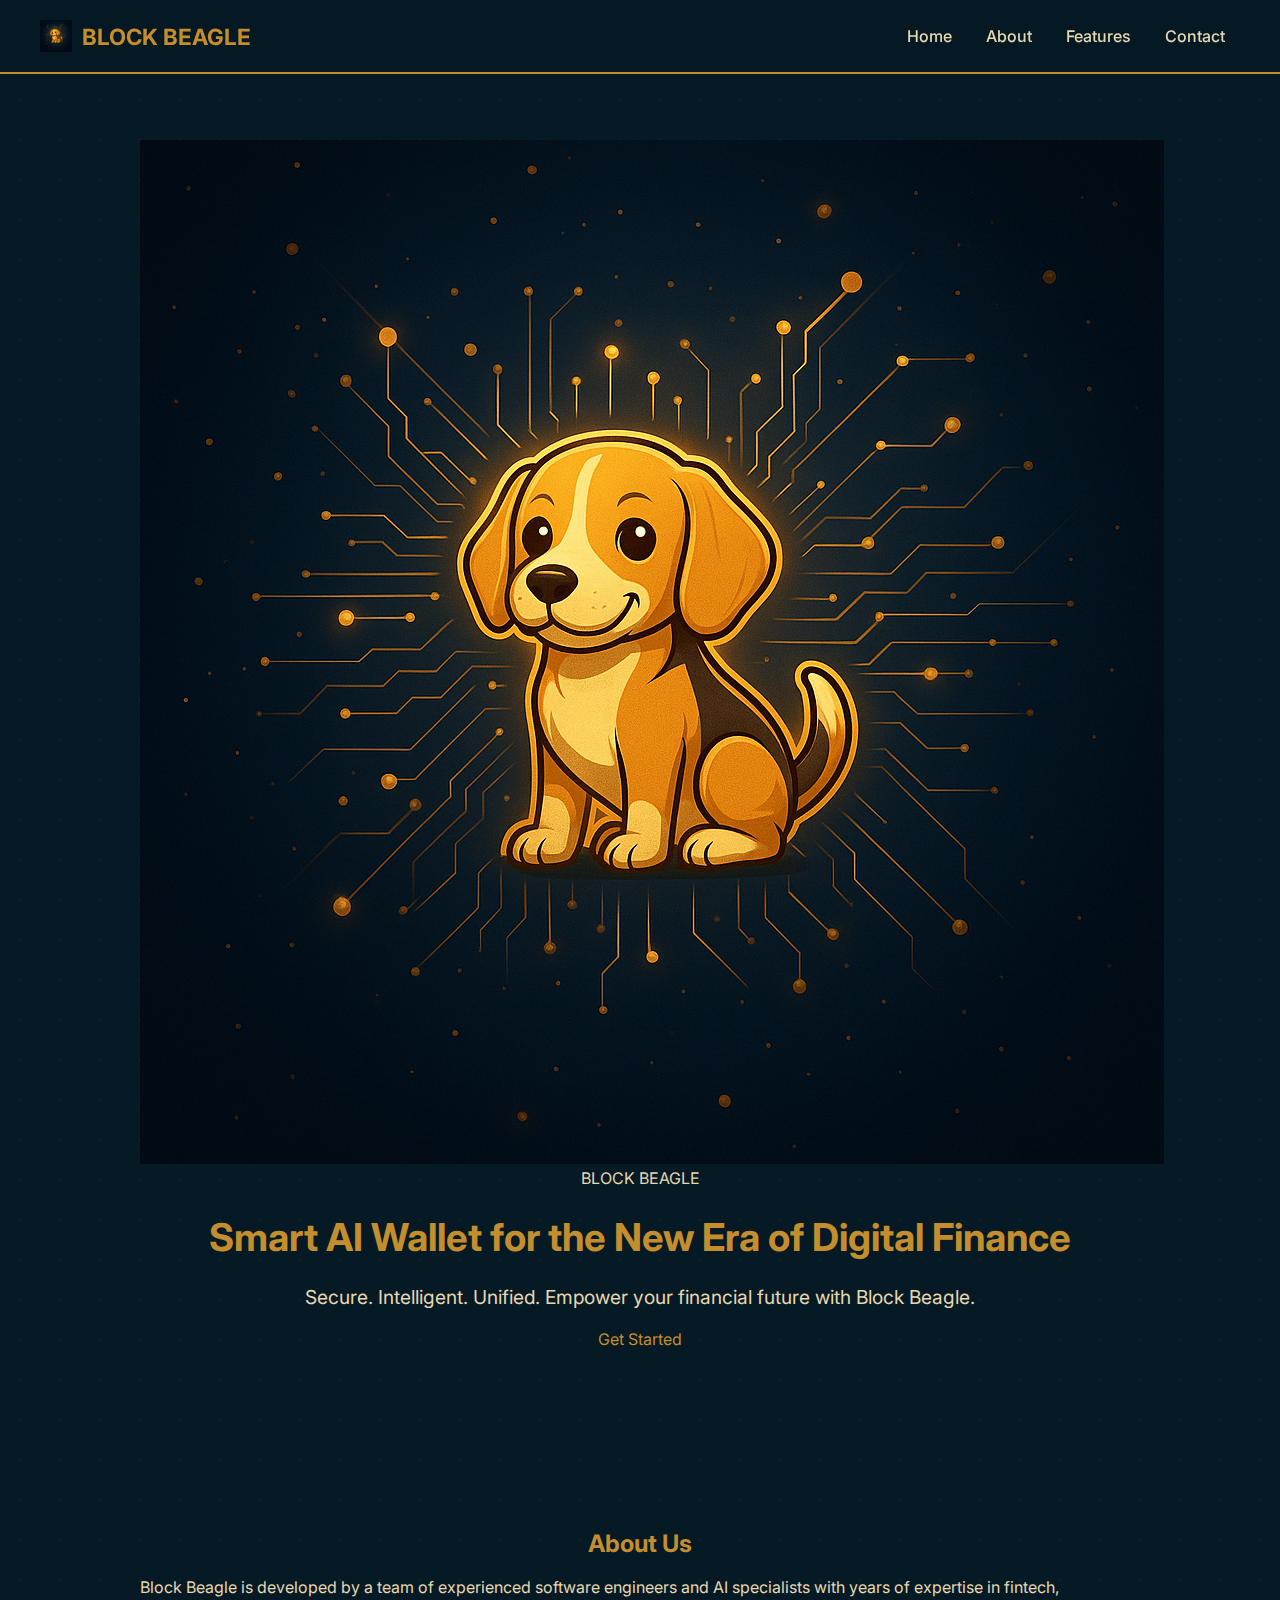
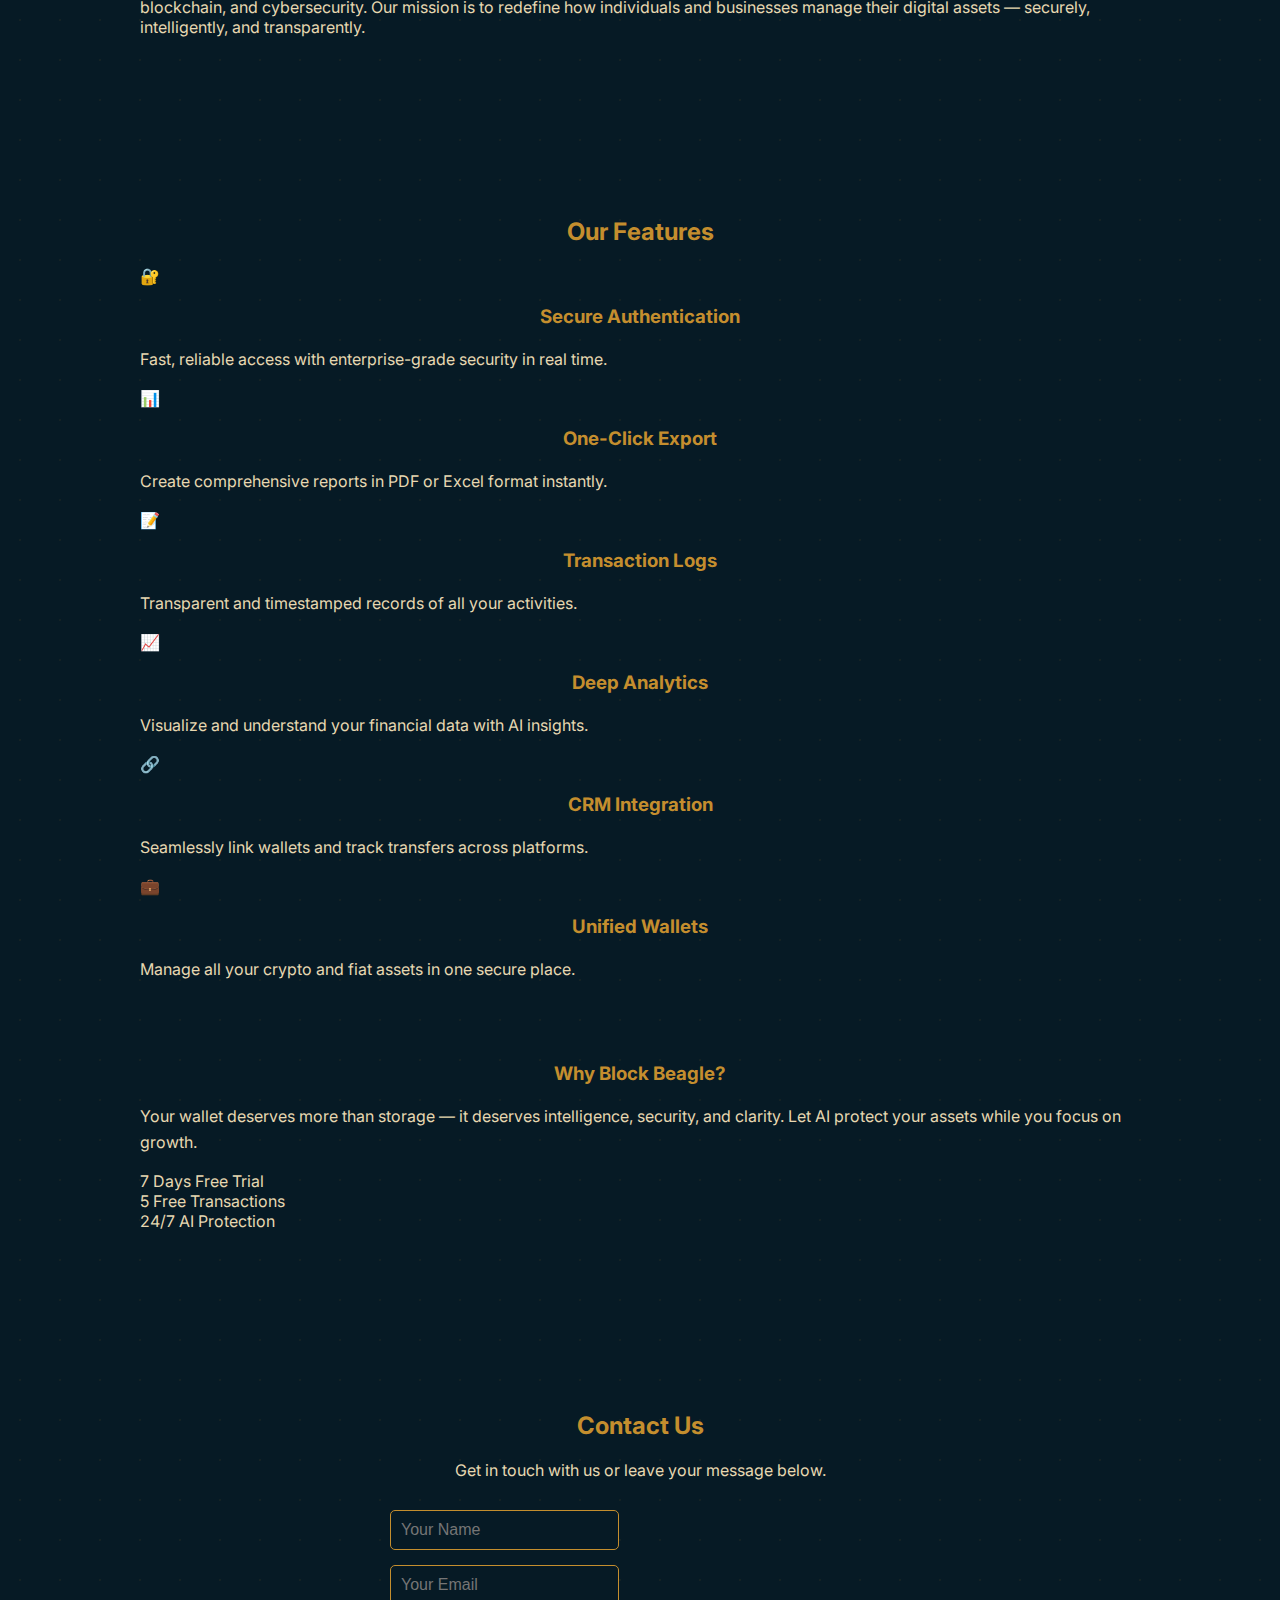
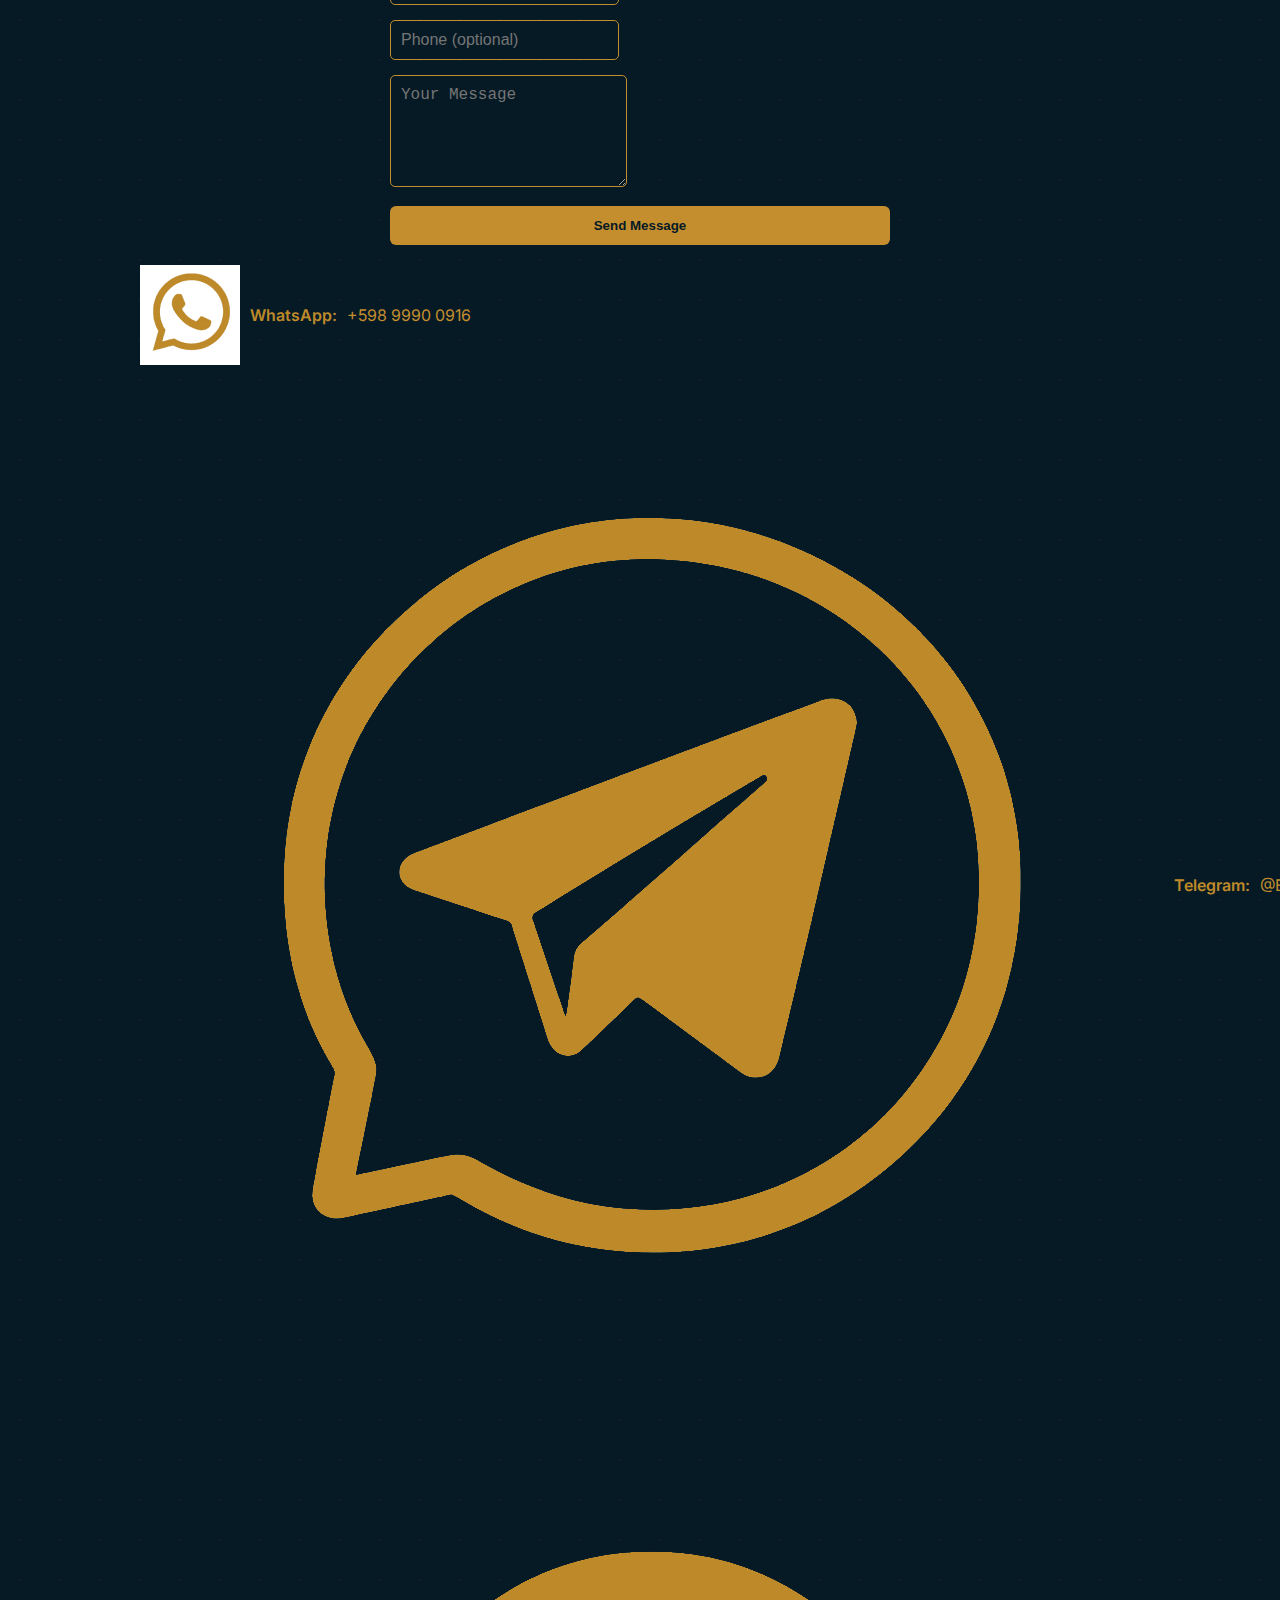
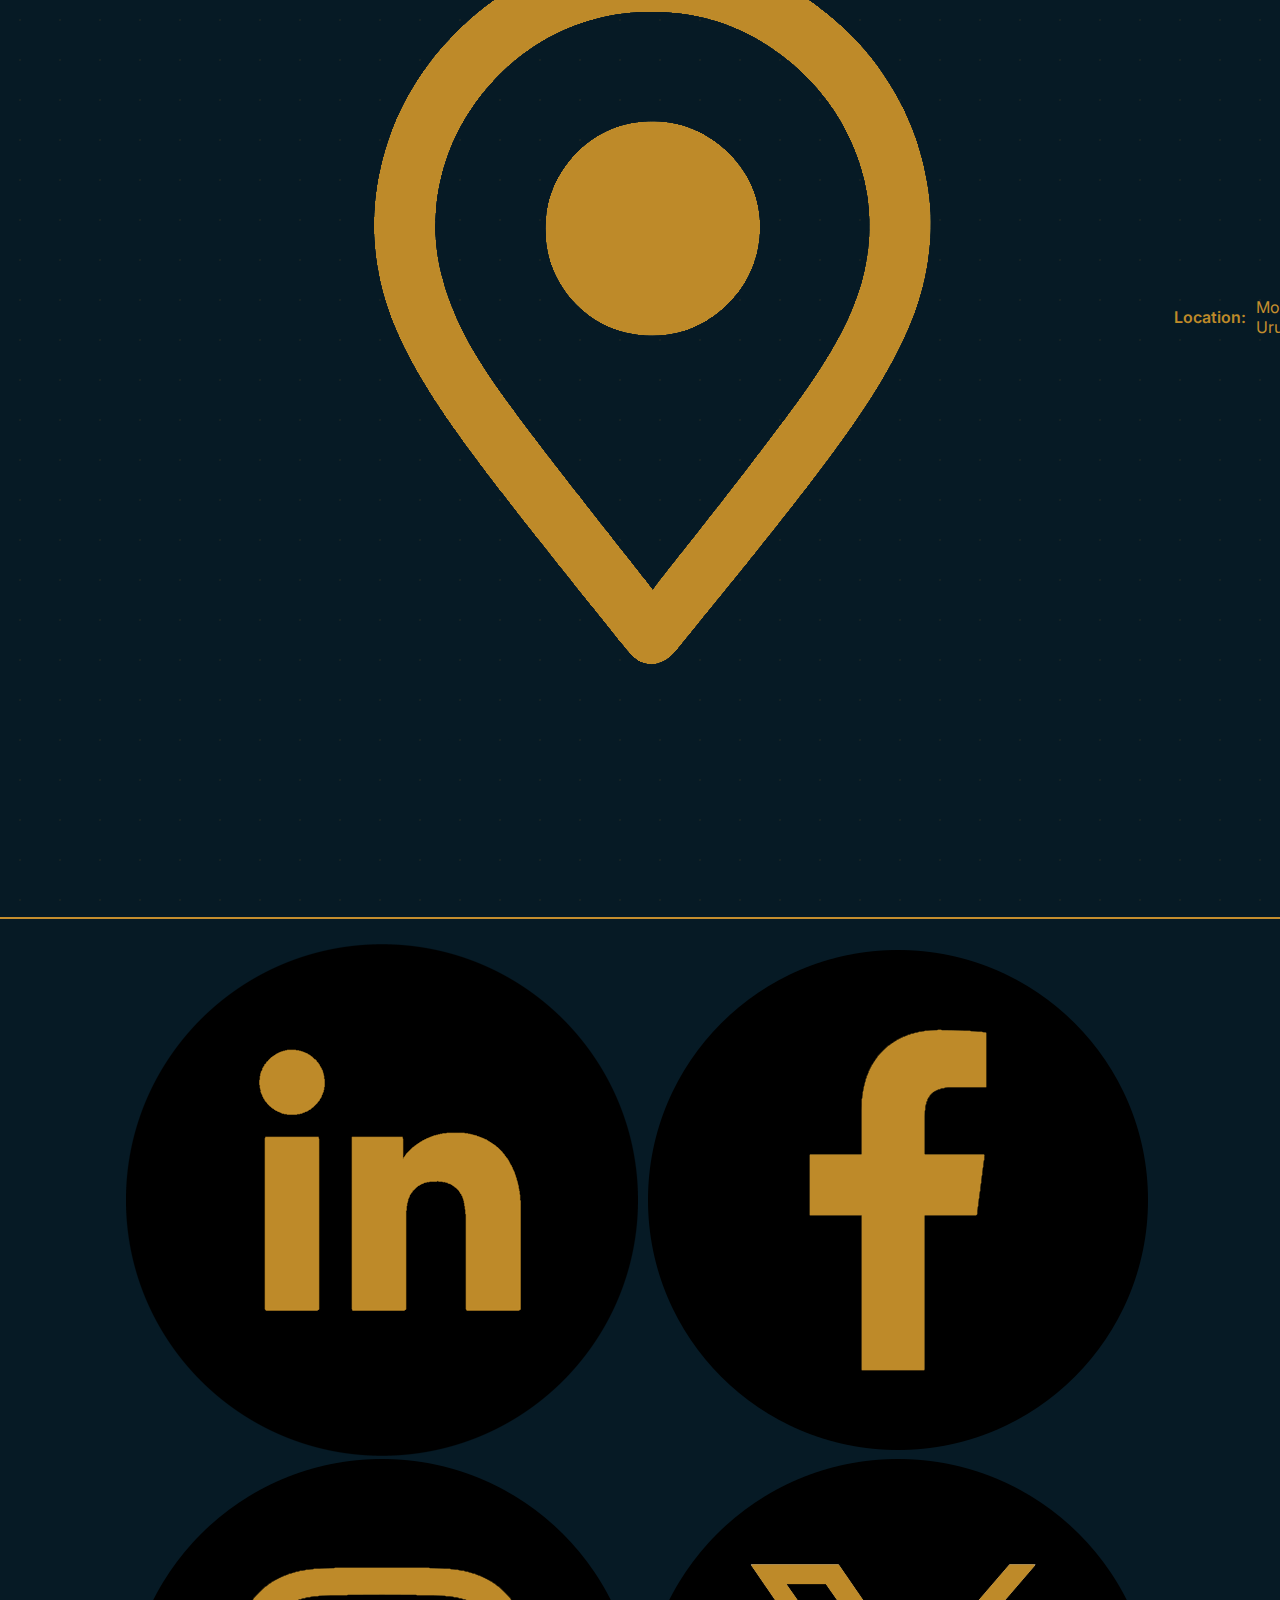
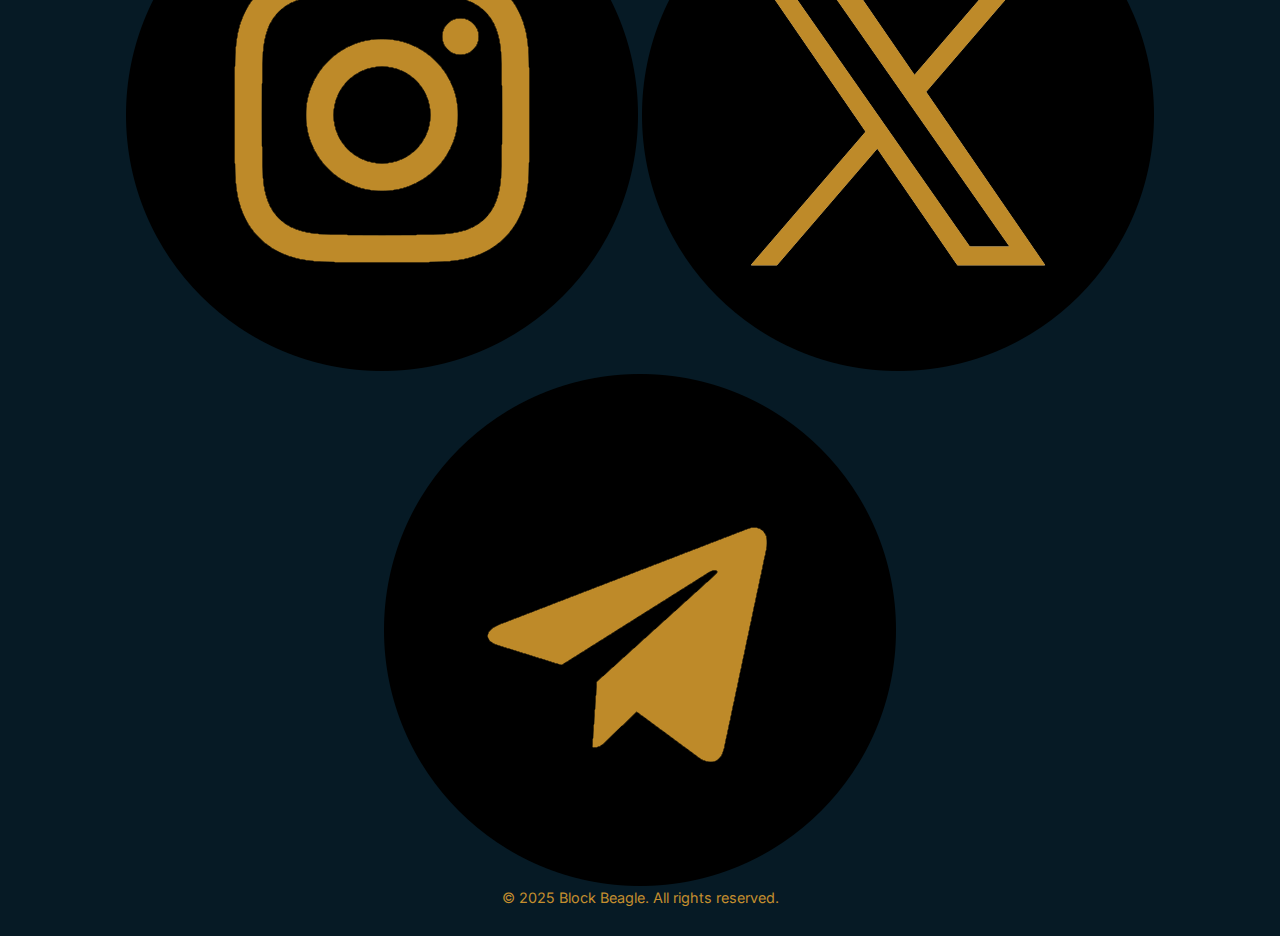
<file: index.html>
<!DOCTYPE html>
<html lang="en">
<head>
  <meta charset="UTF-8" />
  <meta name="viewport" content="width=device-width, initial-scale=1.0" />
  <title>Block Beagle – Smart AI Wallet</title>
  <link rel="preconnect" href="https://fonts.googleapis.com">
  <link rel="preconnect" href="https://fonts.gstatic.com" crossorigin>
  <link href="https://fonts.googleapis.com/css2?family=Inter:wght@400;500;600;700&display=swap" rel="stylesheet">
  <link rel="icon" type="image/x-icon" href="images/favicon.ico">
  <link rel="shortcut icon" href="images/favicon.ico" type="image/x-icon">
  <link rel="stylesheet" href="style.css">
</head>
<body>
  <div class="cursor-glow" id="cursorGlow"></div>

  <header id="header">
    <nav>
      <a href="#home" class="logo">
        <img src="images/logo.png" alt="Block Beagle Logo" class="logo-img" onerror="this.style.display='none'">
        <span class="logo-text">BLOCK BEAGLE</span>
      </a>
      <button class="hamburger" onclick="toggleMenu()" aria-label="Toggle menu" aria-expanded="false">
        <span class="hamburger-icon">☰</span>
        <span class="close-icon">✖</span>
      </button>
      <div class="nav-links" id="navLinks">
        <a href="#home" class="nav-link">Home</a>
        <a href="#about" class="nav-link">About</a>
        <a href="#project" class="nav-link">Features</a>
        <a href="#contact" class="nav-link">Contact</a>
      </div>
    </nav>
  </header>

  <section id="home">
    <div class="hero-content">
      <div class="hero-logo" id="heroLogo">
        <img src="images/logo.png" alt="Block Beagle Logo" class="hero-logo-img" onerror="this.style.display='none'">
        <div class="hero-logo-text">BLOCK BEAGLE</div>
      </div>
      <h1>Smart AI Wallet for the New Era of Digital Finance</h1>
      <p>Secure. Intelligent. Unified. Empower your financial future with Block Beagle.</p>
      <a href="#contact" class="cta-button">Get Started</a>
    </div>
  </section>

  <section id="about">
    <h2 class="section-title">About Us</h2>
    <div class="about-content">
      Block Beagle is developed by a team of experienced software engineers and AI specialists
      with years of expertise in fintech, blockchain, and cybersecurity. Our mission is to redefine
      how individuals and businesses manage their digital assets — securely, intelligently, and transparently.
    </div>
  </section>

  <section id="project">
    <h2 class="section-title">Our Features</h2>
    <div class="features-grid">
      <div class="feature-card">
        <span class="feature-icon">🔐</span>
        <h3>Secure Authentication</h3>
        <p>Fast, reliable access with enterprise-grade security in real time.</p>
      </div>
      <div class="feature-card">
        <span class="feature-icon">📊</span>
        <h3>One-Click Export</h3>
        <p>Create comprehensive reports in PDF or Excel format instantly.</p>
      </div>
      <div class="feature-card">
        <span class="feature-icon">📝</span>
        <h3>Transaction Logs</h3>
        <p>Transparent and timestamped records of all your activities.</p>
      </div>
      <div class="feature-card">
        <span class="feature-icon">📈</span>
        <h3>Deep Analytics</h3>
        <p>Visualize and understand your financial data with AI insights.</p>
      </div>
      <div class="feature-card">
        <span class="feature-icon">🔗</span>
        <h3>CRM Integration</h3>
        <p>Seamlessly link wallets and track transfers across platforms.</p>
      </div>
      <div class="feature-card">
        <span class="feature-icon">💼</span>
        <h3>Unified Wallets</h3>
        <p>Manage all your crypto and fiat assets in one secure place.</p>
      </div>
    </div>

    <div class="why-content">
      <h3 class="section-title" style="margin-top: 80px;">Why Block Beagle?</h3>
      <p>
        Your wallet deserves more than storage — it deserves intelligence, security, and clarity.
        Let AI protect your assets while you focus on growth.
      </p>
    </div>

    <div class="stats-grid">
      <div class="stat-item">
        <span class="stat-number">7</span>
        <span class="stat-label">Days Free Trial</span>
      </div>
      <div class="stat-item">
        <span class="stat-number">5</span>
        <span class="stat-label">Free Transactions</span>
      </div>
      <div class="stat-item">
        <span class="stat-number">24/7</span>
        <span class="stat-label">AI Protection</span>
      </div>
    </div>
  </section>

  <section id="contact">
    <h2 class="section-title">Contact Us</h2>
    <div class="contact-container">
      <p style="text-align: center; margin-bottom: 30px; font-size: clamp(0.95rem, 2vw, 1rem);">Get in touch with us or leave your message below.</p>

      <form class="contact-form" action="MAILTO:youremail@example.com" method="post" enctype="text/plain">
        <div class="form-group">
          <input type="text" name="name" placeholder="Your Name" required />
        </div>
        <div class="form-group">
          <input type="email" name="email" placeholder="Your Email" required />
        </div>
        <div class="form-group">
          <input type="text" name="phone" placeholder="Phone (optional)" />
        </div>
        <div class="form-group">
          <textarea name="message" placeholder="Your Message" rows="5" required></textarea>
        </div>
        <button type="submit" class="submit-btn">Send Message</button>
      </form>

      <div class="contact-info">
        <div class="contact-row">
          <img src="images/whatsapp.png" class="contact-icon" alt="WhatsApp" onerror="this.outerHTML='<span class=\'feature-icon\' style=\'font-size:24px;margin:0\'>📱</span>'">
          <span class="label">WhatsApp:</span>
          <span class="value"><a href="https://wa.me/59899900916" target="_blank">+598 9990 0916</a></span>
        </div>
        <div class="contact-row">
          <img src="images/telegram.png" class="contact-icon" alt="Telegram" onerror="this.outerHTML='<span class=\'feature-icon\' style=\'font-size:24px;margin:0\'>✈️</span>'">
          <span class="label">Telegram:</span>
          <span class="value"><a href="https://t.me/BlockBeagle" target="_blank">@BlockBeagle</a></span>
        </div>
        <div class="contact-row">
          <img src="images/location.png" class="contact-icon" alt="Location" onerror="this.outerHTML='<span class=\'feature-icon\' style=\'font-size:24px;margin:0\'>📍</span>'">
          <span class="label">Location:</span>
          <span class="value"><a href="https://www.google.com/maps/place/World+Trade+Center+Montevideo/" target="_blank">Montevideo, Uruguay</a></span>
        </div>
      </div>
    </div>
  </section>

<footer>

  <div class="footer-socials">
    <a href="https://www.linkedin.com/#" target="_blank">
      <img src="images/footer/linkedin.png" alt="LinkedIn">
    </a>

    <a href="https://www.facebook.com/#" target="_blank">
      <img src="images/footer/facebook.png" alt="Facebook">
    </a>

    <a href="https://www.instagram.com/#" target="_blank">
      <img src="images/footer/instagram.png" alt="Instagram">
    </a>

    <a href="https://x.com/#" target="_blank">
      <img src="images/footer/twitter.png" alt="Twitter">
    </a>

    <a href="https://t.me/BlockBeagle" target="_blank">
      <img src="images/footer/telegram2.png" alt="Telegram">
    </a>
  </div>

  © 2025 Block Beagle. All rights reserved.

</footer>


  <button class="back-to-top" id="backToTop" aria-label="Back to top">↑</button>

  <script src="script.js"></script>
</body>
</html>
</file>
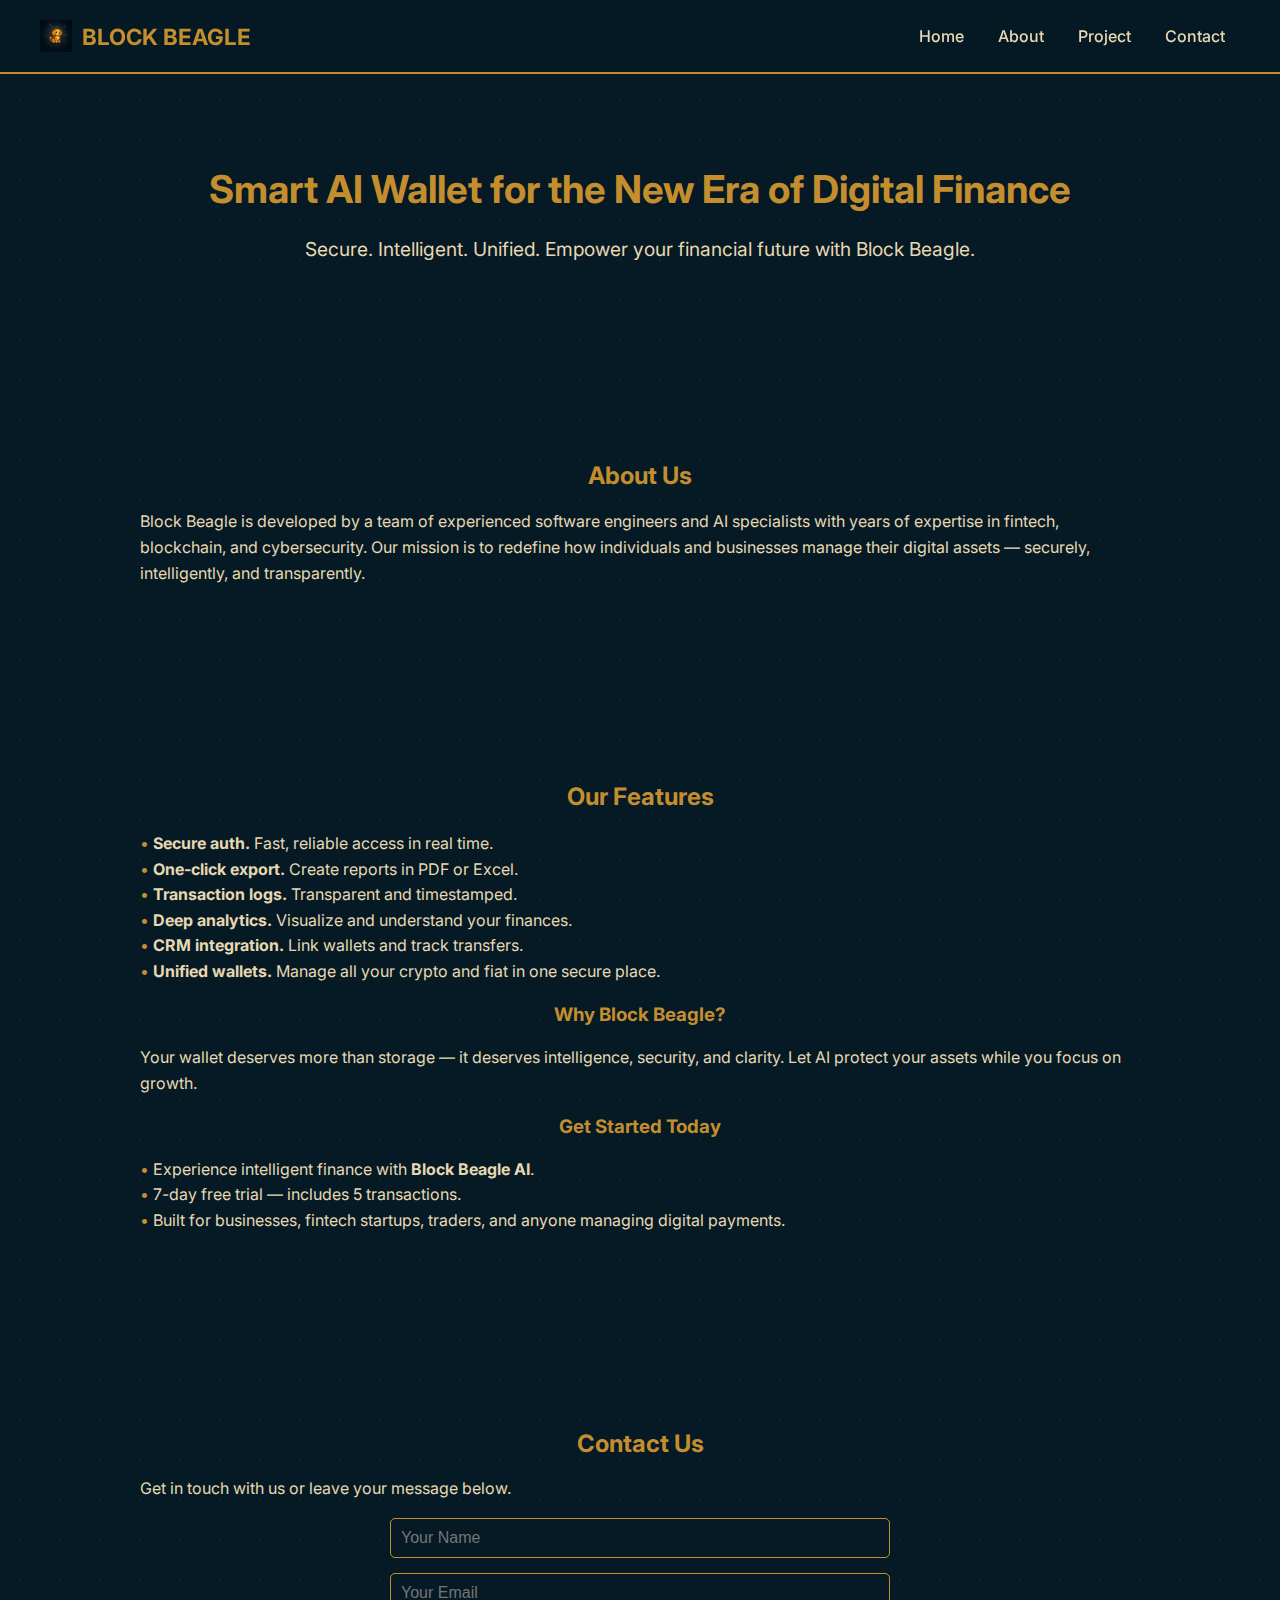
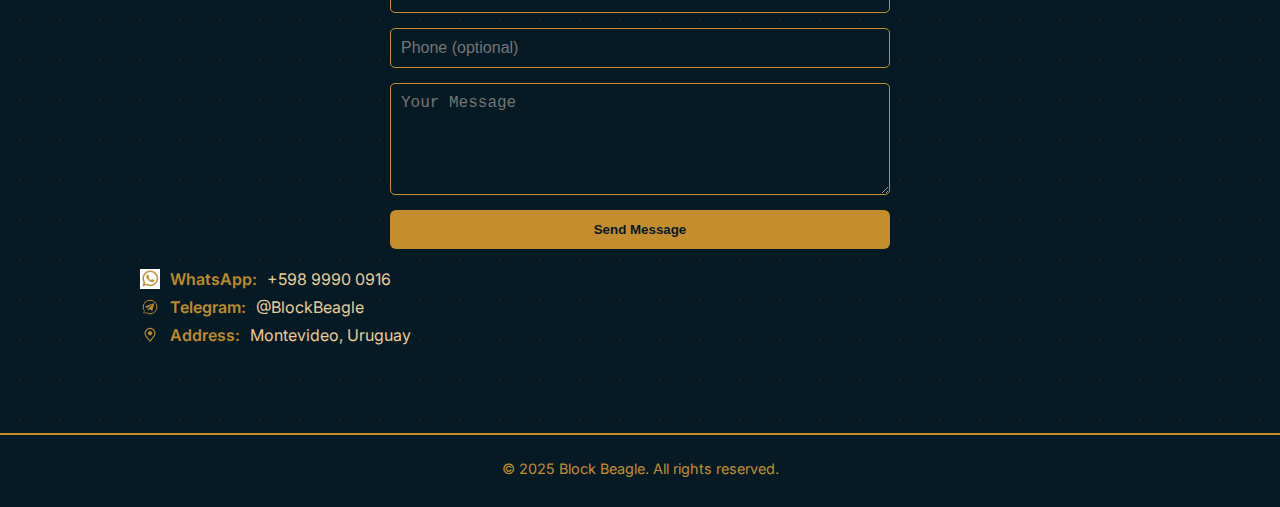
<file: index-2.html>
<!DOCTYPE html>
<html lang="en">
<head>
  <meta charset="UTF-8" />
  <meta name="viewport" content="width=device-width, initial-scale=1.0" />
  <title>Block Beagle – Smart AI Wallet</title>

  <!-- 🔍 SEO Meta Tags -->
  <meta name="description" content="Block Beagle — smart AI wallet for managing crypto and digital assets securely and intelligently. Built by experts in fintech and AI." />
  <meta name="keywords" content="Block Beagle, AI wallet, blockchain, crypto wallet, digital assets, fintech, smart wallet, secure finance" />
  <meta name="author" content="Block Beagle Team" />

  <!-- 🌐 Open Graph (for Telegram, Facebook, LinkedIn) -->
  <meta property="og:title" content="Block Beagle – Smart AI Wallet" />
  <meta property="og:description" content="Empower your financial future with AI-powered security and analytics. Try Block Beagle today." />
  <meta property="og:type" content="website" />
  <meta property="og:url" content="https://www.blockbeagle.page.gd/" />
  <meta property="og:image" content="https://www.blockbeagle.page.gd/images/preview.jpg" />
  <meta property="og:site_name" content="Block Beagle" />

  <!-- 🐦 Twitter Card -->
  <meta name="twitter:card" content="summary_large_image" />
  <meta name="twitter:title" content="Block Beagle – Smart AI Wallet" />
  <meta name="twitter:description" content="AI-powered smart wallet for secure and transparent finance." />
  <meta name="twitter:image" content="https://www.blockbeagle.page.gd/images/preview.jpg" />
  
  <!-- ✅ Подключаем шрифт и CSS -->
  <link rel="preconnect" href="https://fonts.googleapis.com">
  <link rel="preconnect" href="https://fonts.gstatic.com" crossorigin>
  <link href="https://fonts.googleapis.com/css2?family=Inter:wght@400;600;700&display=swap" rel="stylesheet">
  <link rel="stylesheet" href="style.css">
  <link rel="icon" type="image/x-icon" href="images/favicon.ico" />

</head>
<body>
  <!-- HEADER with navigation links -->
  <header>
    <nav>
      <div class="logo">
        <a href="#home" class="scroll-link">
          <img src="images/logo.png" alt="Block Beagle Logo" class="logo-img flipped">
          <span>BLOCK BEAGLE</span>
        </a>
      </div>

      <div class="hamburger" onclick="toggleMenu()">
        <span class="hamburger-icon">☰</span>
        <span class="close-icon">✖</span>
      </div>
      
      <div class="nav-links">
        <a href="#home" class="scroll-link">Home</a>
        <a href="#about" class="scroll-link">About</a>
        <a href="#project" class="scroll-link">Project</a>
        <a href="#contact" class="scroll-link">Contact</a>
      </div>
    </nav>
  </header>

  <!-- HERO SECTION -->
  <section id="home" class="fade-in">
    <h1>Smart AI Wallet for the New Era of Digital Finance</h1>
    <p>Secure. Intelligent. Unified. Empower your financial future with Block Beagle.</p>
  </section>

  <!-- ABOUT SECTION -->
  <section id="about">
    <h2>About Us</h2>
    <p>
      Block Beagle is developed by a team of experienced software engineers and AI specialists 
      with years of expertise in fintech, blockchain, and cybersecurity.  
      Our mission is to redefine how individuals and businesses manage their digital assets — 
      securely, intelligently, and transparently.
    </p>
  </section>

  <!-- PROJECT SECTION -->
  <section id="project">
    <h2>Our Features</h2>
    <ul>
      <li><strong>Secure auth.</strong> Fast, reliable access in real time.</li>
      <li><strong>One-click export.</strong> Create reports in PDF or Excel.</li>
      <li><strong>Transaction logs.</strong> Transparent and timestamped.</li>
      <li><strong>Deep analytics.</strong> Visualize and understand your finances.</li>
      <li><strong>CRM integration.</strong> Link wallets and track transfers.</li>
      <li><strong>Unified wallets.</strong> Manage all your crypto and fiat in one secure place.</li>
    </ul>

    <h3>Why Block Beagle?</h3>
    <p>
      Your wallet deserves more than storage — it deserves intelligence, security, and clarity.  
      Let AI protect your assets while you focus on growth.
    </p>

    <h3>Get Started Today</h3>
    <ul>
      <li>Experience intelligent finance with <strong>Block Beagle AI</strong>.</li>
      <li>7-day free trial — includes 5 transactions.</li>
      <li>Built for businesses, fintech startups, traders, and anyone managing digital payments.</li>
    </ul>
  </section>

  <!-- CONTACT SECTION -->
  <section id="contact">
    <h2>Contact Us</h2>
    <p>Get in touch with us or leave your message below.</p>

    <!-- Contact form -->
    <form action="MAILTO:youremail@example.com" method="post" enctype="text/plain">
      <!-- ⚠️ Здесь замени адрес на свой -->
      <input type="text" name="name" placeholder="Your Name" required />
      <input type="email" name="email" placeholder="Your Email" required />
      <input type="text" name="phone" placeholder="Phone (optional)" />
      <textarea name="message" placeholder="Your Message" rows="5" required></textarea>
      <button type="submit">Send Message</button>
    </form>

<div class="contact-row">
  <img src="images/whatsapp.png" class="icon" alt="WhatsApp">
  <span class="label">WhatsApp:</span>
  <span class="value">+598 9990 0916</span>
</div>

<div class="contact-row">
  <img src="images/telegram.png" class="icon" alt="Telegram">
  <span class="label">Telegram:</span>
  <a href="https://t.me/BlockBeagle" target="_blank" class="value">@BlockBeagle</a>
</div>

<div class="contact-row">
  <img src="images/location.png" class="icon" alt="Location">
  <span class="label">Address:</span>
  <span class="value">Montevideo, Uruguay</span>
</div>


  </section>

  <!-- FOOTER -->
  <footer>
    © 2025 Block Beagle. All rights reserved.
  </footer>
  
  <script>
  document.querySelectorAll('a.scroll-link').forEach(link => {
    link.addEventListener('click', function(e) {
      e.preventDefault();
      const targetId = this.getAttribute('href');
      const targetElement = document.querySelector(targetId);
      if (targetElement) {
        window.scrollTo({
          top: targetElement.offsetTop - 100, // чтобы не пряталось под fixed-header
          behavior: 'smooth'
        });
      }
    });
  });
</script>

<script>
function toggleMenu() {
  const nav = document.querySelector('.nav-links');
  const hb = document.querySelector('.hamburger');

  const isOpen = nav.classList.toggle('open');
  hb.classList.toggle('open', isOpen);
  document.body.classList.toggle('menu-open', isOpen);

  hb.setAttribute('aria-expanded', isOpen ? 'true' : 'false');
}


// закрывать меню по клику вне его
document.addEventListener('click', (e) => {
  const nav = document.querySelector('.nav-links');
  const hb = document.querySelector('.hamburger');
  if (!nav) return;
  const clickedInsideMenu = nav.contains(e.target);
  const clickedHamburger = hb && hb.contains(e.target);

  if (nav.classList.contains('open') && !clickedInsideMenu && !clickedHamburger) {
    nav.classList.remove('open');
    document.body.classList.remove('menu-open');
    hb.classList.remove('open');
    hb.setAttribute('aria-expanded', 'false');
  }
});


// не даём клику по гамбургеру «провалиться» к документу
const hbEl = document.querySelector('.hamburger');
if (hbEl) {
  hbEl.addEventListener('click', (e) => e.stopPropagation());
}


</script>


<button id="backToTop" class="back-to-top" aria-label="Back to top">↑</button>

<button id="backToTop" class="back-to-top" aria-label="Back to top">↑</button>

<script>
const backBtn = document.getElementById('backToTop');

function toggleBackBtn() {
  if (window.scrollY > 300) {
    backBtn.classList.add('show');
  } else {
    backBtn.classList.remove('show');
  }
}

window.addEventListener('scroll', toggleBackBtn);

backBtn.addEventListener('click', () => {
  window.scrollTo({ top: 0, behavior: 'smooth' });
});
</script>


</body>
</html>
</file>
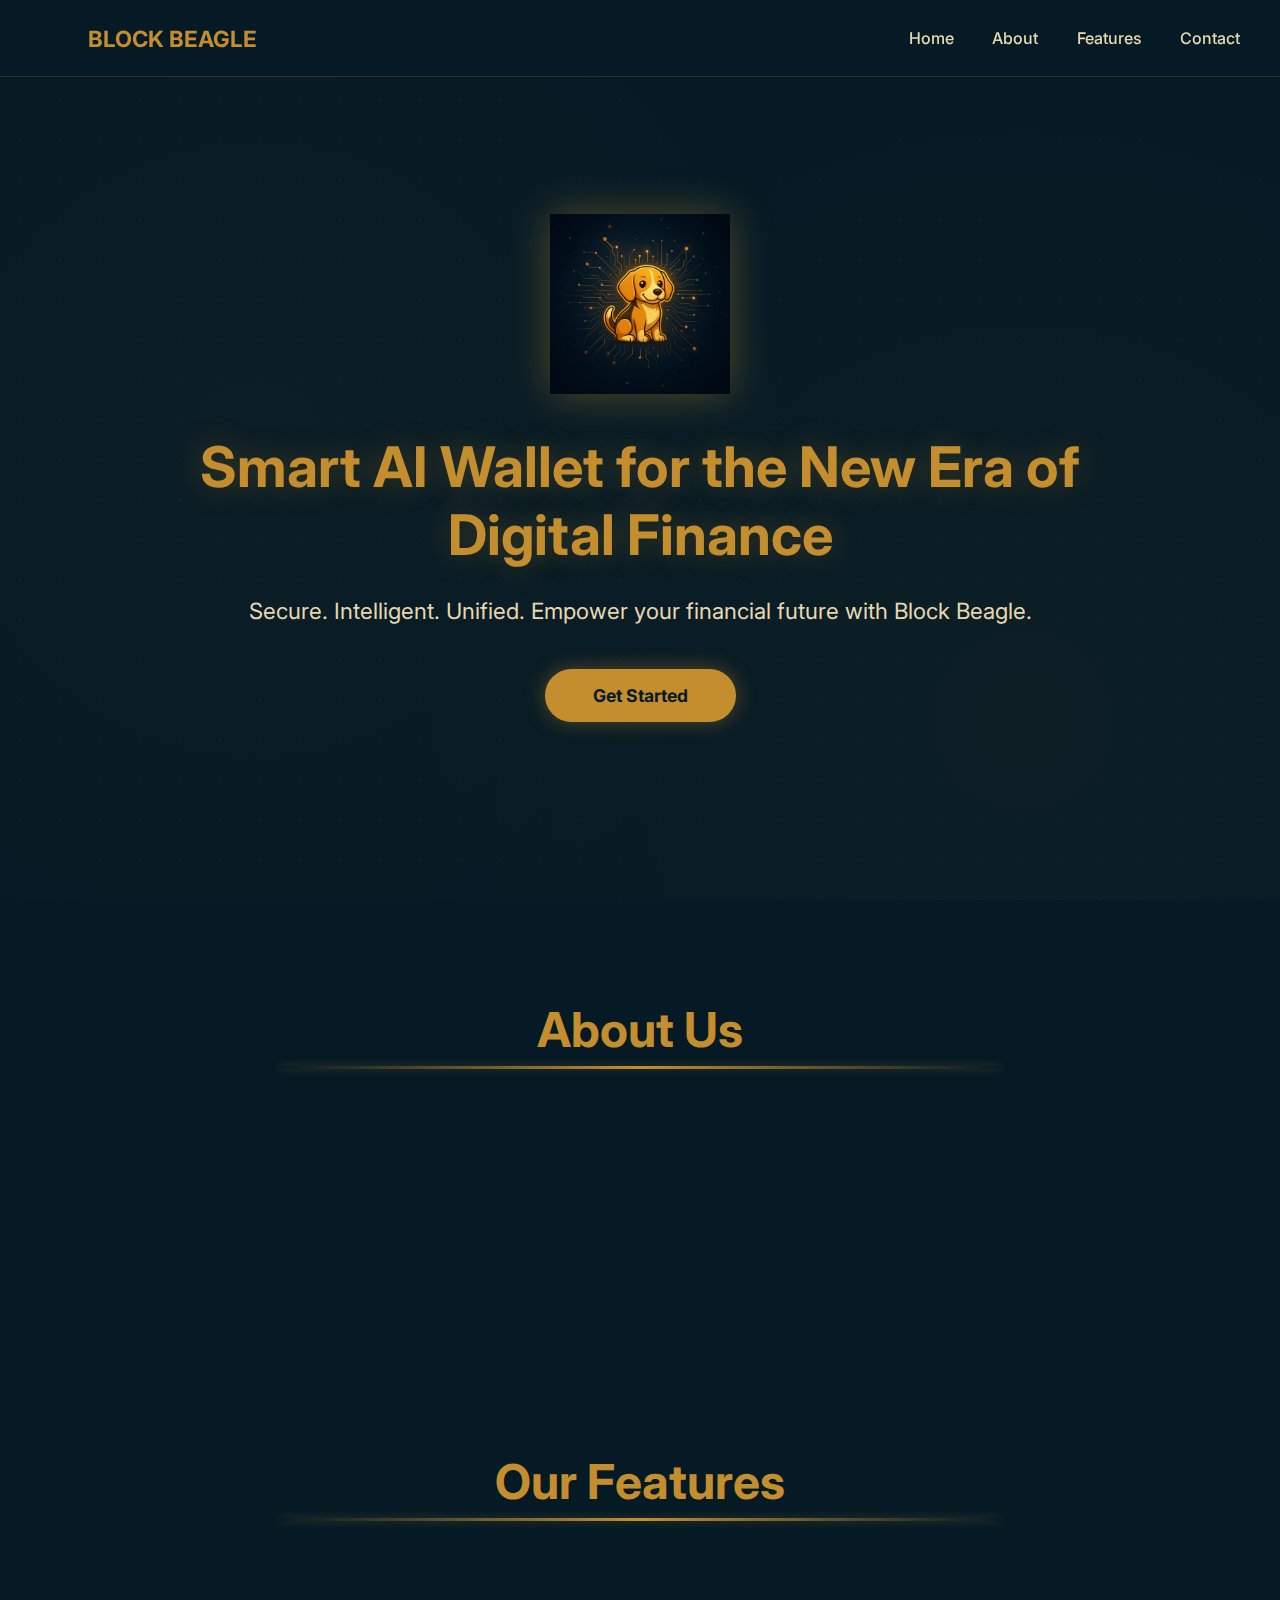
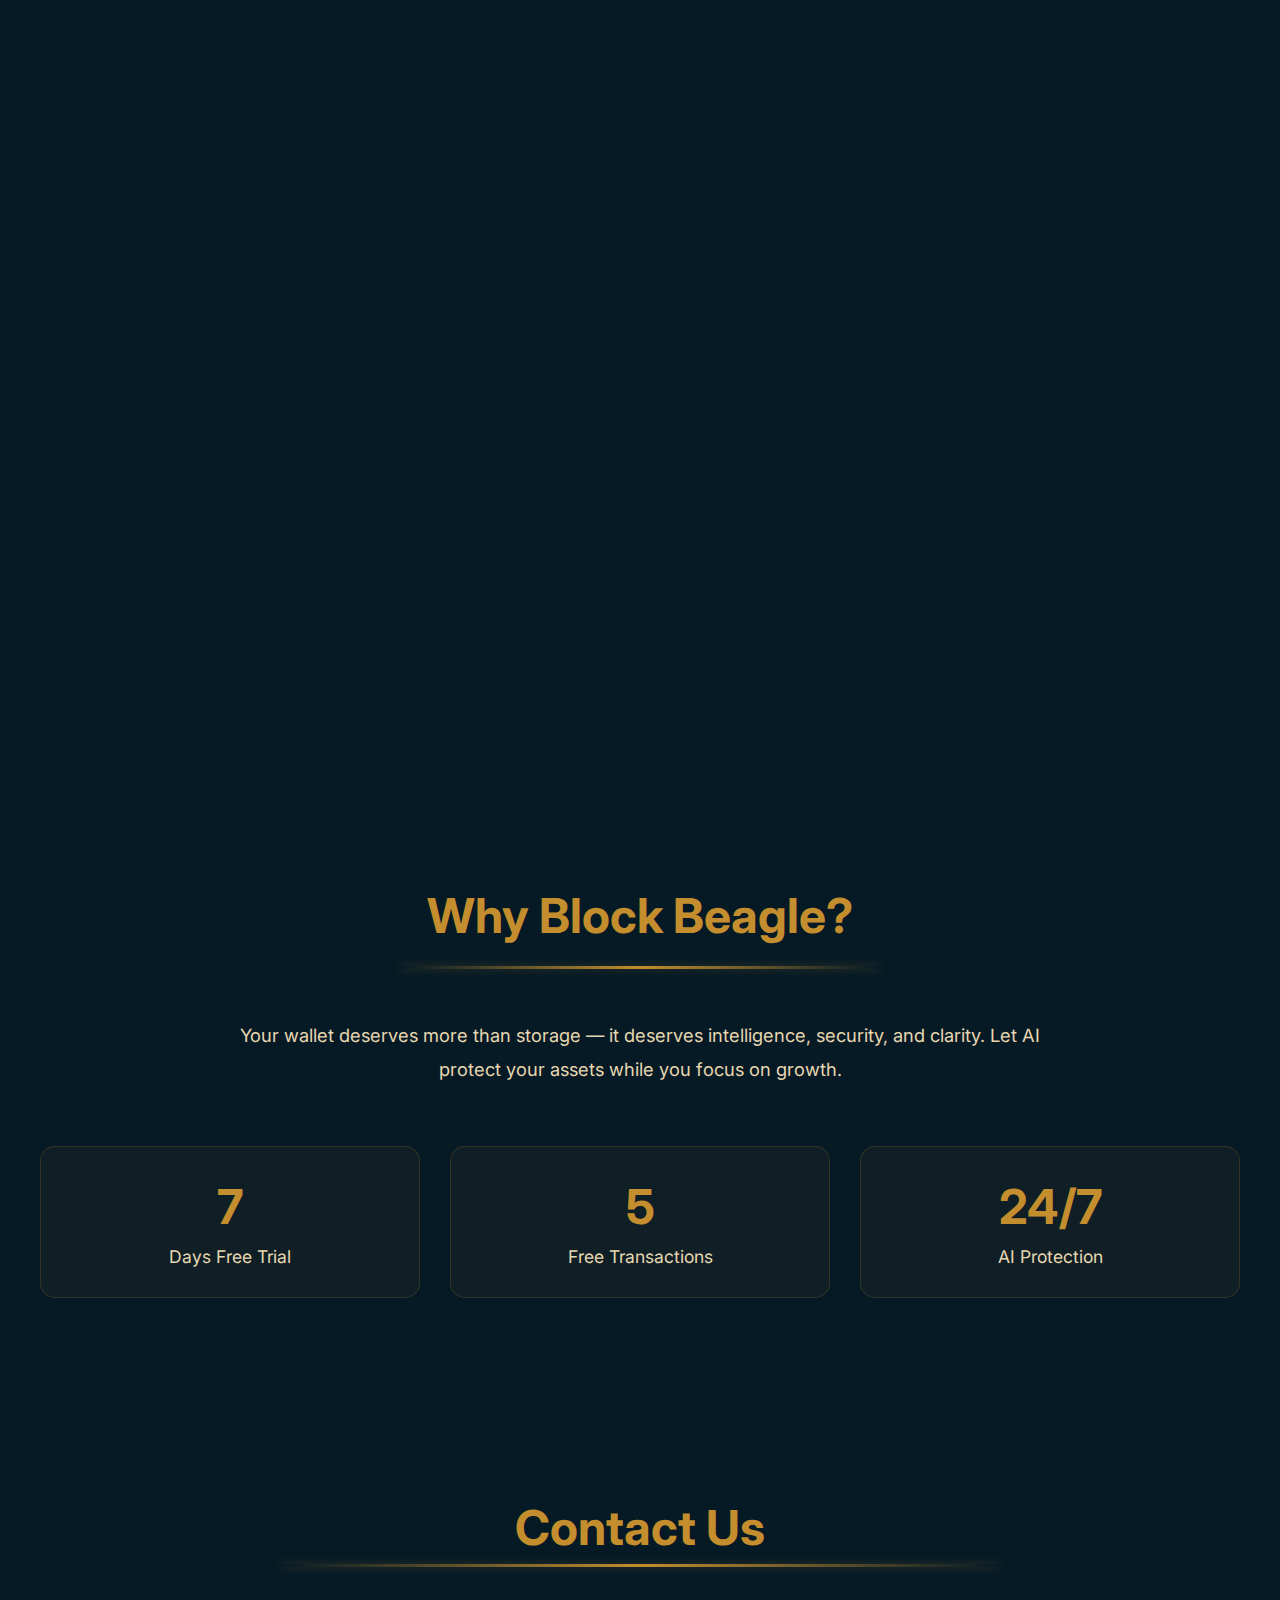
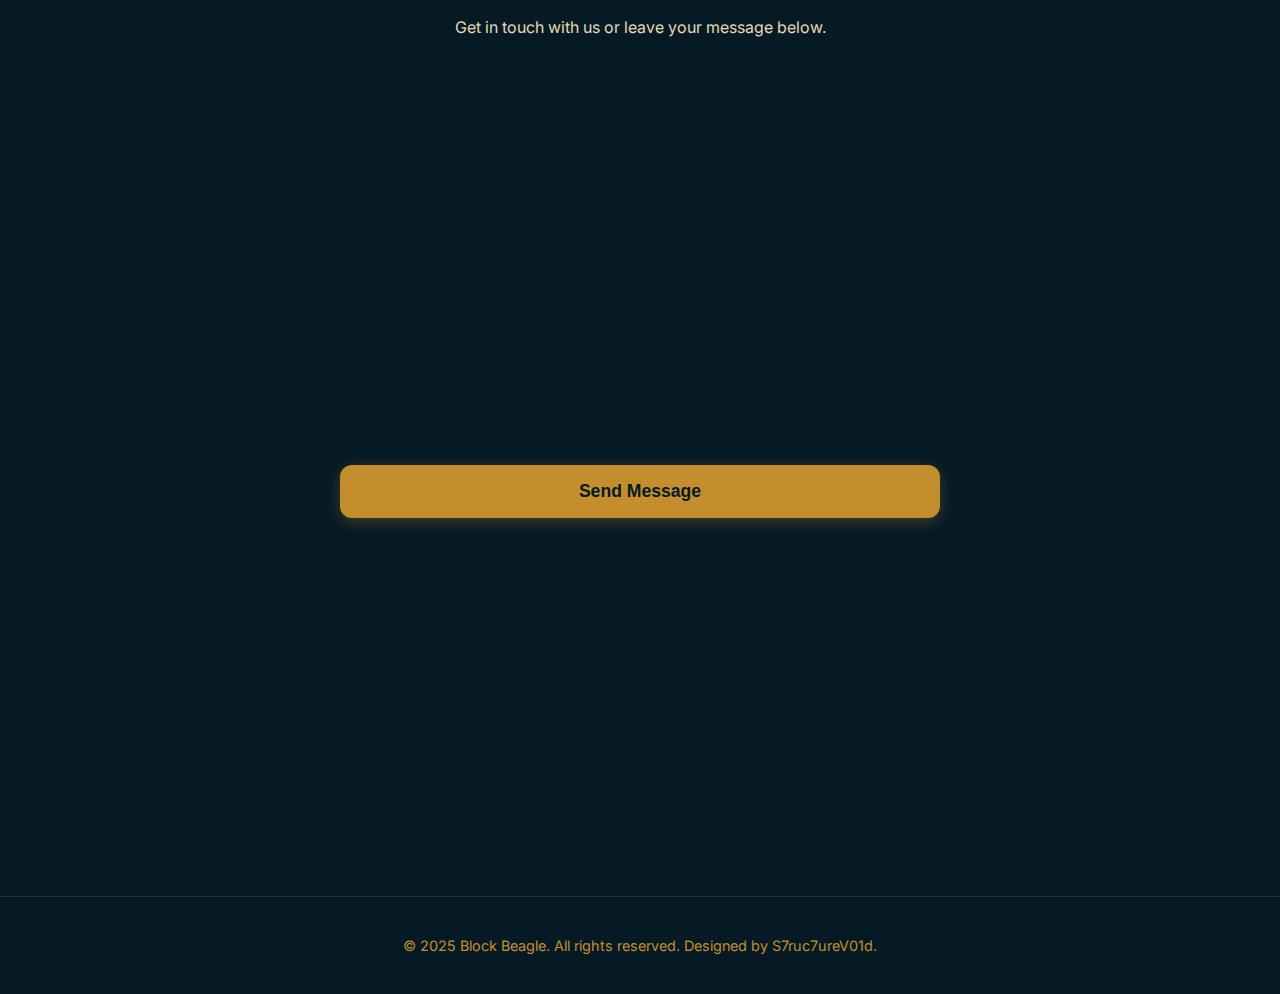
<file: index-original.html>
<!DOCTYPE html>
<html lang="en">
<head>
  <meta charset="UTF-8" />
  <meta name="viewport" content="width=device-width, initial-scale=1.0" />
  <title>Block Beagle – Smart AI Wallet</title>
  <link rel="preconnect" href="https://fonts.googleapis.com">
  <link rel="preconnect" href="https://fonts.gstatic.com" crossorigin>
  <link href="https://fonts.googleapis.com/css2?family=Inter:wght@400;500;600;700&display=swap" rel="stylesheet">
  <style>
    * {
      margin: 0;
      padding: 0;
      box-sizing: border-box;
    }

    :root {
      --primary: #c48e2e;
      --secondary: #e7d8b1;
      --accent: #BE8A29;
      --bg-dark: #061a25;
      --bg-card: rgba(196, 142, 46, 0.05);
      --glow: rgba(196, 142, 46, 0.3);
    }

    body {
      font-family: 'Inter', sans-serif;
      background-color: var(--bg-dark);
      color: var(--secondary);
      overflow-x: hidden;
      background-image:
        radial-gradient(circle at 20% 50%, rgba(196, 142, 46, 0.03) 0%, transparent 50%),
        radial-gradient(circle at 80% 80%, rgba(190, 138, 41, 0.04) 0%, transparent 50%),
        radial-gradient(rgba(190, 138, 41, 0.05) 1px, transparent 1px);
      background-size: 100% 100%, 100% 100%, 40px 40px;
      background-attachment: fixed;
    }

    /* Cursor follower - only on desktop */
    @media (pointer: fine) {
      .cursor-glow {
        position: fixed;
        width: 600px;
        height: 600px;
        border-radius: 50%;
        background: radial-gradient(circle, rgba(196, 142, 46, 0.08) 0%, transparent 70%);
        pointer-events: none;
        transform: translate(-50%, -50%);
        transition: opacity 0.3s;
        z-index: 9999;
        opacity: 0;
      }
    }

    @media (pointer: coarse) {
      .cursor-glow {
        display: none;
      }
    }

    /* Header */
    header {
      position: fixed;
      top: 0;
      width: 100%;
      z-index: 1000;
      background: rgba(6, 26, 37, 0.8);
      backdrop-filter: blur(20px);
      border-bottom: 1px solid rgba(196, 142, 46, 0.2);
      transition: all 0.3s ease;
    }

    header.scrolled {
      background: rgba(6, 26, 37, 0.95);
      box-shadow: 0 4px 30px rgba(196, 142, 46, 0.1);
    }

    nav {
      max-width: 1400px;
      margin: 0 auto;
      padding: 20px 40px;
      display: flex;
      justify-content: space-between;
      align-items: center;
    }

    .logo {
      display: flex;
      align-items: center;
      gap: 12px;
      font-weight: 700;
      font-size: clamp(1.1rem, 3vw, 1.4rem);
      color: var(--primary);
      cursor: pointer;
      transition: all 0.5s cubic-bezier(0.4, 0, 0.2, 1);
      text-decoration: none;
    }

    .logo:hover {
      transform: scale(1.05);
    }

    .logo-img {
      height: clamp(28px, 5vw, 36px);
      filter: drop-shadow(0 0 10px rgba(196, 142, 46, 0.3));
      transition: all 0.5s cubic-bezier(0.4, 0, 0.2, 1);
      transform: scaleX(-1);
      opacity: 0;
    }

    .logo.show .logo-img {
      opacity: 1;
    }

    .logo:hover .logo-img {
      filter: drop-shadow(0 0 15px rgba(196, 142, 46, 0.6));
    }

    .logo-img {
      height: clamp(28px, 5vw, 36px);
      filter: drop-shadow(0 0 10px rgba(196, 142, 46, 0.3));
      transition: all 0.5s cubic-bezier(0.4, 0, 0.2, 1);
      transform: scaleX(-1);
      opacity: 0;
    }

    .logo.show .logo-img {
      opacity: 1;
    }

    .logo:hover .logo-img {
      filter: drop-shadow(0 0 15px rgba(196, 142, 46, 0.6));
    }

    .logo-text {
      transition: opacity 0.5s cubic-bezier(0.4, 0, 0.2, 1);
    }

    .nav-links {
      display: flex;
      gap: clamp(20px, 3vw, 40px);
    }

    .nav-links a {
      color: var(--secondary);
      text-decoration: none;
      font-weight: 500;
      font-size: clamp(0.9rem, 2vw, 1rem);
      position: relative;
      padding: 8px 0;
      transition: color 0.3s ease;
    }

    .nav-links a::after {
      content: '';
      position: absolute;
      bottom: 0;
      left: 50%;
      width: 0;
      height: 2px;
      background: var(--primary);
      transform: translateX(-50%);
      transition: width 0.3s ease;
      box-shadow: 0 0 10px var(--glow);
    }

    .nav-links a:hover {
      color: var(--primary);
    }

    .nav-links a:hover::after {
      width: 100%;
    }

    .hamburger {
      display: none;
      width: 30px;
      height: 24px;
      color: var(--primary);
      cursor: pointer;
      background: none;
      border: none;
      z-index: 1001;
      position: relative;
      transition: transform 0.3s ease;
    }

    .hamburger:active {
      transform: scale(0.9);
    }

    .hamburger-icon,
    .close-icon {
      position: absolute;
      top: 50%;
      left: 50%;
      transform: translate(-50%, -50%);
      font-size: 28px;
      transition: opacity 0.3s ease, transform 0.3s ease;
    }

    .hamburger-icon {
      opacity: 1;
      transform: translate(-50%, -50%) rotate(0deg);
    }

    .close-icon {
      opacity: 0;
      transform: translate(-50%, -50%) rotate(90deg);
    }

    .hamburger.open .hamburger-icon {
      opacity: 0;
      transform: translate(-50%, -50%) rotate(-90deg);
    }

    .hamburger.open .close-icon {
      opacity: 1;
      transform: translate(-50%, -50%) rotate(0deg);
    }

    /* Hero Section */
    #home {
      min-height: 100vh;
      display: flex;
      flex-direction: column;
      justify-content: center;
      align-items: center;
      text-align: center;
      padding: 120px 20px 80px;
      position: relative;
      overflow: hidden;
    }

    .hero-logo {
      display: flex;
      align-items: center;
      justify-content: center;
      gap: 20px;
      margin-bottom: 40px;
      opacity: 1;
      transition: opacity 0.5s ease, transform 0.5s cubic-bezier(0.4, 0, 0.2, 1);
      animation: fadeInUp 0.8s ease-out;
    }

    .hero-logo.hide {
      opacity: 0;
      transform: translateY(-50px);
      pointer-events: none;
    }

    .hero-logo-img {
      height: clamp(120px, 20vw, 180px);
      filter: drop-shadow(0 0 20px rgba(196, 142, 46, 0.4));
      transform: scaleX(-1);
      transition: filter 0.3s ease;
    }

    .hero-logo-text {
      display: none;
    }

    .hero-content {
      max-width: 900px;
      position: relative;
      z-index: 2;
    }

    #home h1 {
      font-size: clamp(1.8rem, 5vw, 3.5rem);
      color: var(--primary);
      margin-bottom: clamp(16px, 3vw, 24px);
      font-weight: 700;
      line-height: 1.2;
      animation: fadeInUp 0.8s ease-out 0.2s backwards;
      text-shadow: 0 0 30px rgba(196, 142, 46, 0.3);
    }

    #home p {
      font-size: clamp(1rem, 2.5vw, 1.4rem);
      color: var(--secondary);
      margin-bottom: clamp(30px, 5vw, 40px);
      animation: fadeInUp 0.8s ease-out 0.4s backwards;
      line-height: 1.6;
    }

    .cta-button {
      display: inline-block;
      padding: clamp(14px, 2vw, 16px) clamp(36px, 6vw, 48px);
      background: var(--primary);
      color: var(--bg-dark);
      text-decoration: none;
      font-weight: 700;
      font-size: clamp(0.95rem, 2vw, 1.1rem);
      border-radius: 50px;
      position: relative;
      overflow: hidden;
      transition: all 0.3s ease;
      animation: fadeInUp 0.8s ease-out 0.6s backwards;
      box-shadow: 0 0 20px rgba(196, 142, 46, 0.4);
    }

    .cta-button::before {
      content: '';
      position: absolute;
      top: var(--y, 50%);
      left: var(--x, 50%);
      width: 0;
      height: 0;
      border-radius: 50%;
      background: rgba(255, 255, 255, 0.2);
      transform: translate(-50%, -50%);
      transition: width 0.6s, height 0.6s;
    }

    .cta-button:hover::before {
      width: 300px;
      height: 300px;
    }

    .cta-button:hover {
      transform: translateY(-3px);
      box-shadow: 0 8px 30px rgba(196, 142, 46, 0.6);
    }

    .cta-button:active {
      transform: translateY(-1px);
    }

    /* Feature Cards */
    section {
      max-width: 1400px;
      margin: 0 auto;
      padding: clamp(60px, 10vw, 100px) clamp(20px, 5vw, 40px);
    }

    .section-title {
      font-size: clamp(1.8rem, 5vw, 3rem);
      color: var(--primary);
      text-align: center;
      margin-bottom: clamp(40px, 6vw, 60px);
      position: relative;
      display: block;
      width: 100%;
    }

    .section-title::after {
      content: '';
      position: absolute;
      bottom: -10px;
      left: 50%;
      transform: translateX(-50%);
      width: 60%;
      height: 3px;
      background: linear-gradient(90deg, transparent, var(--primary), transparent);
      box-shadow: 0 0 10px var(--glow);
    }

    .about-content {
      max-width: 800px;
      margin: 0 auto;
      font-size: clamp(1rem, 2.2vw, 1.15rem);
      line-height: 1.8;
      text-align: center;
      opacity: 0;
      transform: translateY(30px);
      transition: all 0.6s ease;
    }

    .about-content.visible {
      opacity: 1;
      transform: translateY(0);
    }

    .features-grid {
      display: grid;
      grid-template-columns: repeat(auto-fit, minmax(min(100%, 280px), 1fr));
      gap: clamp(20px, 3vw, 30px);
      margin-top: 40px;
    }

    .feature-card {
      background: var(--bg-card);
      border: 1px solid rgba(196, 142, 46, 0.2);
      border-radius: 20px;
      padding: clamp(30px, 4vw, 40px) clamp(20px, 3vw, 30px);
      position: relative;
      overflow: hidden;
      transition: all 0.4s ease;
      opacity: 0;
      transform: translateY(30px);
      backdrop-filter: blur(10px);
    }

    .feature-card.visible {
      opacity: 1;
      transform: translateY(0);
    }

    .feature-card::before {
      content: '';
      position: absolute;
      top: 0;
      left: 0;
      width: 100%;
      height: 100%;
      background: radial-gradient(circle at var(--mouse-x, 50%) var(--mouse-y, 50%), rgba(196, 142, 46, 0.1) 0%, transparent 50%);
      opacity: 0;
      transition: opacity 0.3s;
    }

    .feature-card:hover::before {
      opacity: 1;
    }

    .feature-card:hover {
      transform: translateY(-10px);
      border-color: rgba(196, 142, 46, 0.5);
      box-shadow: 0 15px 40px rgba(196, 142, 46, 0.2);
    }

    .feature-icon {
      font-size: clamp(2.2rem, 5vw, 3rem);
      margin-bottom: clamp(15px, 2vw, 20px);
      display: block;
    }

    .feature-card h3 {
      color: var(--primary);
      font-size: clamp(1.2rem, 2.5vw, 1.4rem);
      margin-bottom: clamp(12px, 2vw, 15px);
    }

    .feature-card p {
      color: var(--secondary);
      line-height: 1.6;
      font-size: clamp(0.95rem, 2vw, 1rem);
      opacity: 0.9;
    }

    /* Why Section */
    .why-content {
      max-width: 800px;
      margin: 40px auto;
      text-align: center;
      font-size: clamp(1rem, 2.2vw, 1.15rem);
      line-height: 1.8;
    }

    .why-content h3 {
      text-align: center;
    }

    .stats-grid {
      display: grid;
      grid-template-columns: repeat(auto-fit, minmax(min(100%, 180px), 1fr));
      gap: clamp(20px, 3vw, 30px);
      margin-top: clamp(40px, 6vw, 60px);
    }

    .stat-item {
      text-align: center;
      padding: clamp(25px, 4vw, 30px);
      background: var(--bg-card);
      border: 1px solid rgba(196, 142, 46, 0.2);
      border-radius: 15px;
      transition: all 0.3s ease;
      cursor: pointer;
    }

    .stat-item:hover {
      transform: translateY(-5px);
      box-shadow: 0 10px 30px rgba(196, 142, 46, 0.2);
      border-color: rgba(196, 142, 46, 0.5);
    }

    .stat-item:active {
      transform: translateY(-2px) scale(0.98);
    }

    .stat-number {
      font-size: clamp(2.2rem, 6vw, 3rem);
      color: var(--primary);
      font-weight: 700;
      display: block;
      margin-bottom: 10px;
    }

    .stat-label {
      color: var(--secondary);
      font-size: clamp(0.95rem, 2vw, 1.1rem);
    }

    /* Contact Section */
    .contact-container {
      max-width: 600px;
      margin: 0 auto;
    }

    .contact-form {
      display: flex;
      flex-direction: column;
      gap: clamp(16px, 2.5vw, 20px);
      margin: 40px 0;
    }

    .form-group {
      position: relative;
      opacity: 0;
      transform: translateY(30px);
      transition: all 0.6s ease;
    }

    .form-group.visible {
      opacity: 1;
      transform: translateY(0);
    }

    .contact-form input,
    .contact-form textarea {
      width: 100%;
      padding: clamp(14px, 2vw, 16px) clamp(16px, 2.5vw, 20px);
      background: rgba(196, 142, 46, 0.05);
      border: 2px solid rgba(196, 142, 46, 0.2);
      border-radius: 12px;
      color: var(--secondary);
      font-size: clamp(0.95rem, 2vw, 1rem);
      font-family: 'Inter', sans-serif;
      transition: all 0.3s ease;
      cursor: pointer;
    }

    .contact-form input:hover,
    .contact-form textarea:hover {
      transform: translateY(-5px);
      box-shadow: 0 10px 30px rgba(196, 142, 46, 0.2);
      border-color: rgba(196, 142, 46, 0.5);
    }

    .contact-form input:focus,
    .contact-form textarea:focus {
      outline: none;
      border-color: var(--primary);
      box-shadow: 0 0 20px rgba(196, 142, 46, 0.2);
      background: rgba(196, 142, 46, 0.08);
      transform: translateY(0);
      cursor: text;
    }

    .contact-form input:active:not(:focus),
    .contact-form textarea:active:not(:focus) {
      transform: translateY(-2px) scale(0.98);
    }

    .submit-btn {
      padding: clamp(14px, 2vw, 16px) clamp(36px, 5vw, 40px);
      background: var(--primary);
      color: var(--bg-dark);
      border: none;
      border-radius: 12px;
      font-size: clamp(1rem, 2vw, 1.1rem);
      font-weight: 700;
      cursor: pointer;
      transition: all 0.3s ease;
      position: relative;
      overflow: hidden;
      box-shadow: 0 4px 15px rgba(196, 142, 46, 0.3);
    }

    .submit-btn::before {
      content: '';
      position: absolute;
      top: var(--y, 50%);
      left: var(--x, 50%);
      width: 0;
      height: 0;
      border-radius: 50%;
      background: rgba(255, 255, 255, 0.3);
      transform: translate(-50%, -50%);
      transition: width 0.6s, height 0.6s;
    }

    .submit-btn:hover::before {
      width: 400px;
      height: 400px;
    }

    .submit-btn:hover {
      transform: translateY(-3px);
      box-shadow: 0 8px 25px rgba(196, 142, 46, 0.5);
    }

    .submit-btn:active {
      transform: translateY(-1px);
    }

    .contact-info {
      display: flex;
      flex-direction: column;
      gap: clamp(16px, 2.5vw, 20px);
      margin-top: clamp(30px, 5vw, 40px);
    }

    .contact-row {
      display: flex;
      align-items: center;
      gap: clamp(12px, 2vw, 15px);
      padding: clamp(16px, 2.5vw, 20px);
      background: var(--bg-card);
      border: 1px solid rgba(196, 142, 46, 0.2);
      border-radius: 12px;
      transition: all 0.3s ease;
      opacity: 0;
      transform: translateY(30px);
      cursor: pointer;
    }

    .contact-row.visible {
      opacity: 1;
      transform: translateY(0);
    }

    .contact-row:hover {
      transform: translateY(-5px);
      box-shadow: 0 10px 30px rgba(196, 142, 46, 0.2);
      border-color: rgba(196, 142, 46, 0.5);
    }

    .contact-row:active {
      transform: translateY(-2px) scale(0.98);
    }

    .contact-icon {
      width: clamp(20px, 3vw, 24px);
      height: clamp(20px, 3vw, 24px);
      object-fit: contain;
    }

    .label {
      color: var(--accent);
      font-weight: 600;
      font-size: clamp(0.9rem, 2vw, 1rem);
      min-width: clamp(80px, 15vw, 100px);
    }

    .value {
      color: var(--secondary);
      font-size: clamp(0.9rem, 2vw, 1rem);
    }

    .value a {
      color: var(--primary);
      text-decoration: none;
      transition: color 0.3s ease;
    }

    .value a:hover {
      color: var(--secondary);
    }

    /* Footer */
    footer {
      background: rgba(6, 26, 37, 0.95);
      border-top: 1px solid rgba(196, 142, 46, 0.2);
      text-align: center;
      padding: clamp(30px, 5vw, 40px) 20px;
      color: var(--primary);
      font-size: clamp(0.85rem, 1.8vw, 0.9rem);
    }

    /* Back to Top */
    .back-to-top {
      position: fixed;
      right: clamp(20px, 3vw, 30px);
      bottom: clamp(20px, 3vw, 30px);
      width: clamp(45px, 6vw, 50px);
      height: clamp(45px, 6vw, 50px);
      background: var(--primary);
      color: var(--bg-dark);
      border: none;
      border-radius: 50%;
      font-size: clamp(20px, 3vw, 24px);
      cursor: pointer;
      opacity: 0;
      transform: translateY(100px);
      transition: all 0.3s ease;
      box-shadow: 0 4px 15px rgba(196, 142, 46, 0.4);
      z-index: 999;
    }

    .back-to-top.show {
      opacity: 1;
      transform: translateY(0);
    }

    .back-to-top:hover {
      transform: translateY(-5px) scale(1.1);
      box-shadow: 0 8px 25px rgba(196, 142, 46, 0.6);
    }

    .back-to-top:active {
      transform: translateY(-2px) scale(1.05);
    }

    /* Animations */
    @keyframes fadeInUp {
      from {
        opacity: 0;
        transform: translateY(30px);
      }
      to {
        opacity: 1;
        transform: translateY(0);
      }
    }

    @keyframes slideDown {
      from {
        opacity: 0;
        transform: translateY(-20px);
      }
      to {
        opacity: 1;
        transform: translateY(0);
      }
    }

    /* Mobile Responsive */
    @media (max-width: 768px) {
      nav {
        padding: 15px 20px;
      }

      .logo-img {
        transform: scaleX(-1) translateX(100px);
        opacity: 0;
      }

      .logo.show .logo-img {
        transform: scaleX(-1) translateX(0);
        opacity: 1;
      }

      .hero-logo {
        margin-bottom: 50px;
      }

      .hero-logo-img {
        height: clamp(140px, 25vw, 200px);
      }

      .nav-links {
        position: fixed;
        top: 70px;
        left: 0;
        right: 0;
        flex-direction: column;
        background: rgba(6, 26, 37, 0.98);
        backdrop-filter: blur(20px);
        padding: 0 30px;
        gap: 20px;
        max-height: 0;
        opacity: 0;
        overflow: hidden;
        transition: max-height 0.5s cubic-bezier(0.4, 0, 0.2, 1),
                    opacity 0.3s ease,
                    padding 0.5s cubic-bezier(0.4, 0, 0.2, 1);
        border-bottom: 1px solid rgba(196, 142, 46, 0);
        transform-origin: top;
      }

      .nav-links.open {
        max-height: 400px;
        opacity: 1;
        padding: 30px;
        border-bottom-color: rgba(196, 142, 46, 0.2);
      }

      .nav-links a {
        font-size: 1.2rem;
        padding: 10px 0;
        opacity: 0;
        transform: translateX(-20px);
        transition: opacity 0.3s ease, transform 0.3s ease;
      }

      .nav-links.open a {
        opacity: 1;
        transform: translateX(0);
      }

      .nav-links.open a:nth-child(1) { transition-delay: 0.1s; }
      .nav-links.open a:nth-child(2) { transition-delay: 0.15s; }
      .nav-links.open a:nth-child(3) { transition-delay: 0.2s; }
      .nav-links.open a:nth-child(4) { transition-delay: 0.25s; }

      .hamburger {
        display: block;
      }

      .features-grid {
        grid-template-columns: 1fr;
      }

      .contact-row {
        flex-wrap: wrap;
      }

      .label {
        min-width: 70px;
      }
    }

    /* Tablet adjustments */
    @media (min-width: 769px) and (max-width: 1024px) {
      .features-grid {
        grid-template-columns: repeat(2, 1fr);
      }
    }

    /* Touch device optimizations */
    @media (pointer: coarse) {
      .cta-button:hover,
      .submit-btn:hover,
      .back-to-top:hover {
        transform: none;
      }

      .feature-card:hover {
        transform: translateY(-5px);
      }

      .contact-row:hover {
        transform: translateY(-5px);
        box-shadow: 0 10px 30px rgba(196, 142, 46, 0.2);
        border-color: rgba(196, 142, 46, 0.5);
      }

      .contact-row:active {
        transform: translateY(-2px) scale(0.98);
      }
    }
  </style>
</head>
<body>
  <div class="cursor-glow" id="cursorGlow"></div>

  <header id="header">
    <nav>
      <a href="#home" class="logo">
        <img src="images/logo.png" alt="Block Beagle Logo" class="logo-img" onerror="this.style.display='none'">
        <span class="logo-text">BLOCK BEAGLE</span>
      </a>
      <button class="hamburger" onclick="toggleMenu()" aria-label="Toggle menu" aria-expanded="false">
        <span class="hamburger-icon">☰</span>
        <span class="close-icon">✖</span>
      </button>
      <div class="nav-links" id="navLinks">
        <a href="#home" class="nav-link">Home</a>
        <a href="#about" class="nav-link">About</a>
        <a href="#project" class="nav-link">Features</a>
        <a href="#contact" class="nav-link">Contact</a>
      </div>
    </nav>
  </header>

  <section id="home">
    <div class="hero-content">
      <div class="hero-logo" id="heroLogo">
        <img src="images/logo.png" alt="Block Beagle Logo" class="hero-logo-img" onerror="this.style.display='none'">
        <div class="hero-logo-text">BLOCK BEAGLE</div>
      </div>
      <h1>Smart AI Wallet for the New Era of Digital Finance</h1>
      <p>Secure. Intelligent. Unified. Empower your financial future with Block Beagle.</p>
      <a href="#contact" class="cta-button">Get Started</a>
    </div>
  </section>

  <section id="about">
    <h2 class="section-title">About Us</h2>
    <div class="about-content">
      Block Beagle is developed by a team of experienced software engineers and AI specialists
      with years of expertise in fintech, blockchain, and cybersecurity. Our mission is to redefine
      how individuals and businesses manage their digital assets — securely, intelligently, and transparently.
    </div>
  </section>

  <section id="project">
    <h2 class="section-title">Our Features</h2>
    <div class="features-grid">
      
      <div class="feature-card">
        <span class="feature-icon">🔐</span>
        <h3>Secure Authentication</h3>
        <p>Fast, reliable access with enterprise-grade security in real time.</p>
      </div>
      
      <div class="feature-card">
        <span class="feature-icon">📊</span>
        <h3>One-Click Export</h3>
        <p>Create comprehensive reports in PDF or Excel format instantly.</p>
      </div>
      
      <div class="feature-card">
        <span class="feature-icon">📝</span>
        <h3>Transaction Logs</h3>
        <p>Transparent and timestamped records of all your activities.</p>
      </div>
      </br>
      <div class="feature-card">
        <span class="feature-icon">📈</span>
        <h3>Deep Analytics</h3>
        <p>Visualize and understand your financial data with AI insights.</p>
      </div>
    
      <div class="feature-card">
        <span class="feature-icon">🔗</span>
        <h3>CRM Integration</h3>
        <p>Seamlessly link wallets and track transfers across platforms.</p>
      </div>
      
      <div class="feature-card">
        <span class="feature-icon">💼</span>
        <h3>Unified Wallets</h3>
        <p>Manage all your crypto and fiat assets in one secure place.</p>
      </div>
    </div>

    <div class="why-content">
      <h3 class="section-title" style="margin-top: 80px;">Why Block Beagle?</h3>
      <p>
        Your wallet deserves more than storage — it deserves intelligence, security, and clarity.
        Let AI protect your assets while you focus on growth.
      </p>
    </div>

    <div class="stats-grid">
      <div class="stat-item">
        <span class="stat-number">7</span>
        <span class="stat-label">Days Free Trial</span>
      </div>
      <div class="stat-item">
        <span class="stat-number">5</span>
        <span class="stat-label">Free Transactions</span>
      </div>
      <div class="stat-item">
        <span class="stat-number">24/7</span>
        <span class="stat-label">AI Protection</span>
      </div>
    </div>
  </section>

  <section id="contact">
    <h2 class="section-title">Contact Us</h2>
    <div class="contact-container">
      <p style="text-align: center; margin-bottom: 30px; font-size: clamp(0.95rem, 2vw, 1rem);">Get in touch with us or leave your message below.</p>

      <form class="contact-form" action="MAILTO:youremail@example.com" method="post" enctype="text/plain">
        <div class="form-group">
          <input type="text" name="name" placeholder="Your Name" required />
        </div>
        <div class="form-group">
          <input type="email" name="email" placeholder="Your Email" required />
        </div>
        <div class="form-group">
          <input type="text" name="phone" placeholder="Phone (optional)" />
        </div>
        <div class="form-group">
          <textarea name="message" placeholder="Your Message" rows="5" required></textarea>
        </div>
        <button type="submit" class="submit-btn">Send Message</button>
      </form>

      <div class="contact-info">
        <div class="contact-row">
          <img src="images/whatsapp.png" class="contact-icon" alt="WhatsApp" onerror="this.outerHTML='<span class=\'feature-icon\' style=\'font-size:24px;margin:0\'>📱</span>'">
          <span class="label">WhatsApp:</span>
          <span class="value">+598 9990 0916</span>
        </div>
        <div class="contact-row">
          <img src="images/telegram.png" class="contact-icon" alt="Telegram" onerror="this.outerHTML='<span class=\'feature-icon\' style=\'font-size:24px;margin:0\'>✈️</span>'">
          <span class="label">Telegram:</span>
          <span class="value"><a href="https://t.me/BlockBeagle" target="_blank">@BlockBeagle</a></span>
        </div>
        <div class="contact-row">
          <img src="images/location.png" class="contact-icon" alt="Location" onerror="this.outerHTML='<span class=\'feature-icon\' style=\'font-size:24px;margin:0\'>📍</span>'">
          <span class="label">Location:</span>
          <span class="value">Montevideo, Uruguay</span>
        </div>
      </div>
    </div>
  </section>

  <footer>
    © 2025 Block Beagle. All rights reserved. Designed by S7ruc7ureV01d.
  </footer>

  <button class="back-to-top" id="backToTop" aria-label="Back to top">↑</button>

  <script>
    // Cursor glow effect - only on desktop with mouse
    const cursorGlow = document.getElementById('cursorGlow');
    let mouseX = 0, mouseY = 0;
    let glowX = 0, glowY = 0;
    const isTouch = ('ontouchstart' in window) || (navigator.maxTouchPoints > 0);

    if (!isTouch && cursorGlow) {
      document.addEventListener('mousemove', (e) => {
        mouseX = e.clientX;
        mouseY = e.clientY;
        cursorGlow.style.opacity = '1';
      });

      function animateGlow() {
        glowX += (mouseX - glowX) * 0.1;
        glowY += (mouseY - glowY) * 0.1;
        cursorGlow.style.left = glowX + 'px';
        cursorGlow.style.top = glowY + 'px';
        requestAnimationFrame(animateGlow);
      }
      animateGlow();
    }

    // Header scroll effect with logo animation
    const header = document.getElementById('header');
    const heroLogo = document.getElementById('heroLogo');
    const headerLogo = document.querySelector('.logo');
    let lastScrollY = window.scrollY;

    window.addEventListener('scroll', () => {
      const currentScrollY = window.scrollY;

      // Header state
      if (currentScrollY > 50) {
        header.classList.add('scrolled');
      } else {
        header.classList.remove('scrolled');
      }

      // Synchronized logo animation
      const heroLogoImg = heroLogo.querySelector('.hero-logo-img');

      if (heroLogoImg) {
        const imgRect = heroLogoImg.getBoundingClientRect();
        const imgHeight = imgRect.height;
        const imgMiddle = imgRect.top + (imgHeight / 2);

        // Both animations trigger at the exact same time
        if (imgMiddle <= 0) {
          // Hide hero logo AND show header logo simultaneously
          heroLogo.classList.add('hide');
          headerLogo.classList.add('show');
        } else {
          // Show hero logo AND hide header logo simultaneously
          heroLogo.classList.remove('hide');
          headerLogo.classList.remove('show');
        }
      }

      lastScrollY = currentScrollY;
    });

    // Smooth scroll
    document.querySelectorAll('a[href^="#"]').forEach(anchor => {
      anchor.addEventListener('click', function (e) {
        e.preventDefault();
        const target = document.querySelector(this.getAttribute('href'));
        if (target) {
          const headerHeight = header.offsetHeight;
          const targetPosition = target.offsetTop - headerHeight;
          window.scrollTo({
            top: targetPosition,
            behavior: 'smooth'
          });
          // Close mobile menu if open
          const navLinks = document.getElementById('navLinks');
          const hamburger = document.querySelector('.hamburger');
          if (navLinks.classList.contains('open')) {
            navLinks.classList.remove('open');
            hamburger.classList.remove('open');
            hamburger.setAttribute('aria-expanded', 'false');
          }
        }
      });
    });

    // Toggle mobile menu
    function toggleMenu() {
      const navLinks = document.getElementById('navLinks');
      const hamburger = document.querySelector('.hamburger');
      const isOpen = navLinks.classList.toggle('open');
      hamburger.classList.toggle('open', isOpen);
      hamburger.setAttribute('aria-expanded', isOpen ? 'true' : 'false');
    }

    // Close menu when clicking outside
    document.addEventListener('click', (e) => {
      const navLinks = document.getElementById('navLinks');
      const hamburger = document.querySelector('.hamburger');
      if (navLinks.classList.contains('open') &&
          !navLinks.contains(e.target) &&
          !hamburger.contains(e.target)) {
        navLinks.classList.remove('open');
        hamburger.classList.remove('open');
        hamburger.setAttribute('aria-expanded', 'false');
      }
    });

    // Scroll animations
    const observerOptions = {
      threshold: 0.1,
      rootMargin: '0px 0px -50px 0px'
    };

    const observer = new IntersectionObserver((entries) => {
      entries.forEach((entry, index) => {
        if (entry.isIntersecting) {
          // Add staggered delay for form groups and contact rows
          if (entry.target.classList.contains('form-group') ||
              entry.target.classList.contains('contact-row')) {
            setTimeout(() => {
              entry.target.classList.add('visible');
            }, index * 100);
          } else {
            entry.target.classList.add('visible');
          }
        }
      });
    }, observerOptions);

    // Observe all animated elements
    document.querySelectorAll('.feature-card, .about-content, .form-group, .contact-row').forEach(el => {
      observer.observe(el);
    });

    // Card mouse tracking - only on desktop
    if (!isTouch) {
      document.querySelectorAll('.feature-card').forEach(card => {
        card.addEventListener('mousemove', (e) => {
          const rect = card.getBoundingClientRect();
          const x = ((e.clientX - rect.left) / rect.width) * 100;
          const y = ((e.clientY - rect.top) / rect.height) * 100;
          card.style.setProperty('--mouse-x', x + '%');
          card.style.setProperty('--mouse-y', y + '%');
        });
      });
    }

    // Button ripple effect from cursor position
    function createRipple(button, e) {
      const rect = button.getBoundingClientRect();
      const x = e.clientX - rect.left;
      const y = e.clientY - rect.top;

      const percentX = (x / rect.width) * 100;
      const percentY = (y / rect.height) * 100;

      button.style.setProperty('--x', percentX + '%');
      button.style.setProperty('--y', percentY + '%');
    }

    // Add ripple to CTA button
    const ctaButton = document.querySelector('.cta-button');
    if (ctaButton) {
      ctaButton.addEventListener('mouseenter', (e) => createRipple(ctaButton, e));
      ctaButton.addEventListener('mousemove', (e) => createRipple(ctaButton, e));
    }

    // Add ripple to submit button
    const submitBtn = document.querySelector('.submit-btn');
    if (submitBtn) {
      submitBtn.addEventListener('mouseenter', (e) => createRipple(submitBtn, e));
      submitBtn.addEventListener('mousemove', (e) => createRipple(submitBtn, e));
    }

    // Back to top button
    const backToTop = document.getElementById('backToTop');
    window.addEventListener('scroll', () => {
      if (window.scrollY > 300) {
        backToTop.classList.add('show');
      } else {
        backToTop.classList.remove('show');
      }
    });

    backToTop.addEventListener('click', () => {
      window.scrollTo({ top: 0, behavior: 'smooth' });
    });

    // Prevent zoom on input focus for iOS
    const inputs = document.querySelectorAll('input, textarea');
    inputs.forEach(input => {
      input.addEventListener('focus', function() {
        if (window.innerWidth < 768) {
          const viewport = document.querySelector('meta[name=viewport]');
          if (viewport) {
            viewport.setAttribute('content', 'width=device-width, initial-scale=1.0, maximum-scale=1.0, user-scalable=0');
          }
        }
      });

      input.addEventListener('blur', function() {
        if (window.innerWidth < 768) {
          const viewport = document.querySelector('meta[name=viewport]');
          if (viewport) {
            viewport.setAttribute('content', 'width=device-width, initial-scale=1.0');
          }
        }
      });
    });
  </script>
</body>
</html>
</file>
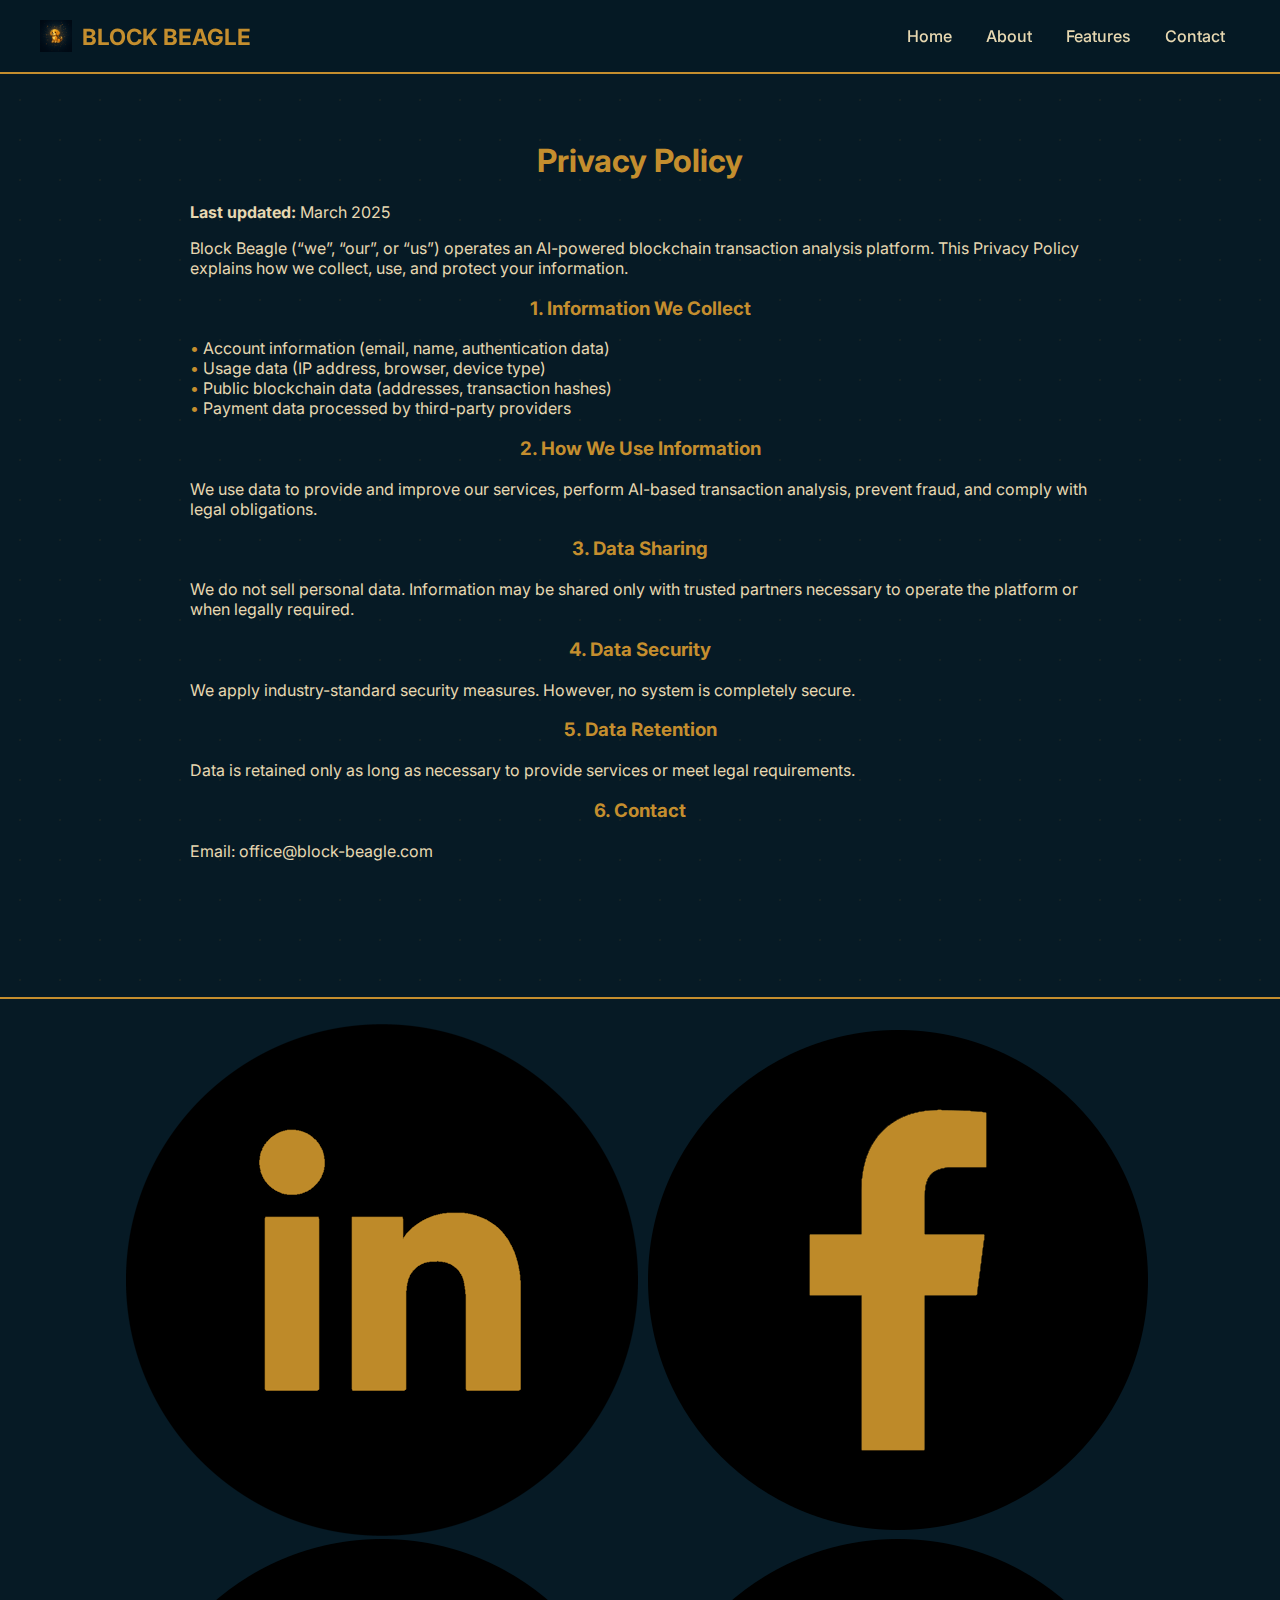
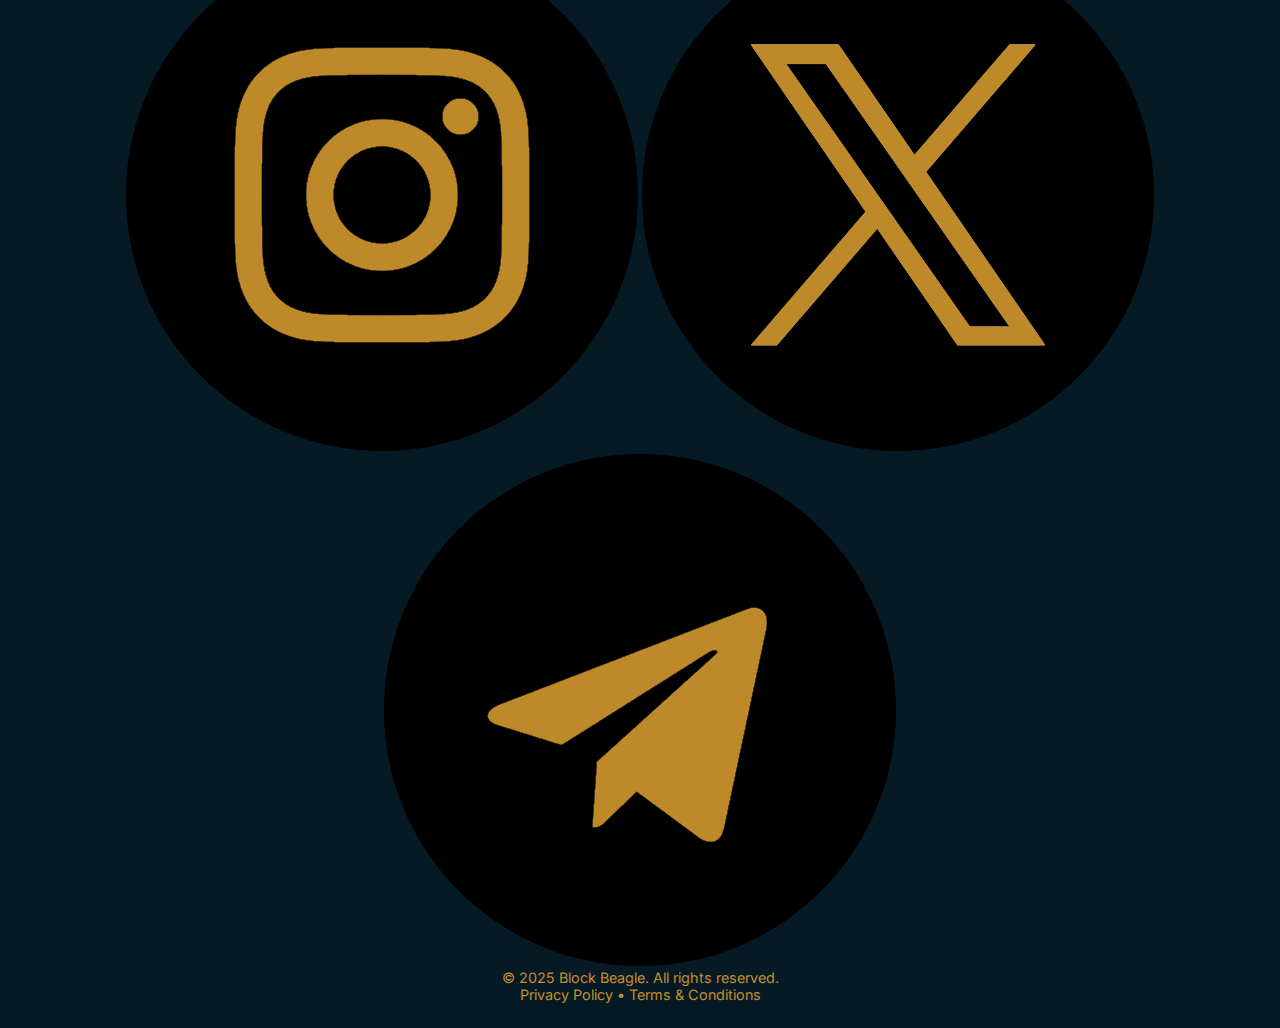
<file: privacy-policy.html>
<!DOCTYPE html>
<html lang="en">
<head>
  <meta charset="UTF-8" />
  <meta name="viewport" content="width=device-width, initial-scale=1.0" />
  <title>Privacy Policy – Block Beagle</title>

  <link rel="preconnect" href="https://fonts.googleapis.com">
  <link rel="preconnect" href="https://fonts.gstatic.com" crossorigin>
  <link href="https://fonts.googleapis.com/css2?family=Inter:wght@400;500;600;700&display=swap" rel="stylesheet">

  <link rel="icon" type="image/x-icon" href="images/favicon.ico">
  <link rel="stylesheet" href="style.css">
</head>
<body>

<div class="cursor-glow" id="cursorGlow"></div>

<!-- ================= HEADER (UNCHANGED) ================= -->
<header id="header">
  <nav>
    <a href="/#home" class="logo">
      <img src="images/logo.png" alt="Block Beagle Logo" class="logo-img" onerror="this.style.display='none'">
      <span class="logo-text">BLOCK BEAGLE</span>
    </a>
    <button class="hamburger" onclick="toggleMenu()" aria-label="Toggle menu" aria-expanded="false">
      <span class="hamburger-icon">☰</span>
      <span class="close-icon">✖</span>
    </button>
    <div class="nav-links" id="navLinks">
      <a href="/#home" class="nav-link">Home</a>
      <a href="/#about" class="nav-link">About</a>
      <a href="/#project" class="nav-link">Features</a>
      <a href="/#contact" class="nav-link">Contact</a>
    </div>
  </nav>
</header>

<!-- ================= CONTENT ================= -->
<section style="padding: 120px 0;">
  <div class="container" style="max-width: 900px; margin: 0 auto;">
    <h1 class="section-title">Privacy Policy</h1>
    <p><strong>Last updated:</strong> March 2025</p>

    <p>
      Block Beagle (“we”, “our”, or “us”) operates an AI-powered blockchain transaction analysis platform.
      This Privacy Policy explains how we collect, use, and protect your information.
    </p>

    <h3>1. Information We Collect</h3>
    <ul>
      <li>Account information (email, name, authentication data)</li>
      <li>Usage data (IP address, browser, device type)</li>
      <li>Public blockchain data (addresses, transaction hashes)</li>
      <li>Payment data processed by third-party providers</li>
    </ul>

    <h3>2. How We Use Information</h3>
    <p>
      We use data to provide and improve our services, perform AI-based transaction analysis,
      prevent fraud, and comply with legal obligations.
    </p>

    <h3>3. Data Sharing</h3>
    <p>
      We do not sell personal data. Information may be shared only with trusted partners
      necessary to operate the platform or when legally required.
    </p>

    <h3>4. Data Security</h3>
    <p>
      We apply industry-standard security measures. However, no system is completely secure.
    </p>

    <h3>5. Data Retention</h3>
    <p>
      Data is retained only as long as necessary to provide services or meet legal requirements.
    </p>

    <h3>6. Contact</h3>
    <p>Email: office@block-beagle.com</p>
  </div>
</section>

<!-- ================= FOOTER (UNCHANGED) ================= -->
<footer>

  <div class="footer-socials">
    <a href="https://www.linkedin.com/company/block-beagle/" target="_blank"><img src="images/footer/linkedin.png"></a>
    <a href="https://www.facebook.com/#" target="_blank"><img src="images/footer/facebook.png"></a>
    <a href="https://www.instagram.com/#" target="_blank"><img src="images/footer/instagram.png"></a>
    <a href="https://x.com/#" target="_blank"><img src="images/footer/twitter.png"></a>
    <a href="https://t.me/BlockBeagle" target="_blank"><img src="images/footer/telegram2.png"></a>
  </div>

  <div class="footer-copyright">
    © 2025 Block Beagle. All rights reserved.
  </div>

  <div class="footer-legal">
    <a href="/privacy-policy">Privacy Policy</a>
    <span class="footer-separator">•</span>
    <a href="/terms-and-conditions">Terms & Conditions</a>
  </div>

</footer>

<script src="script.js"></script>
</body>
</html>
</file>
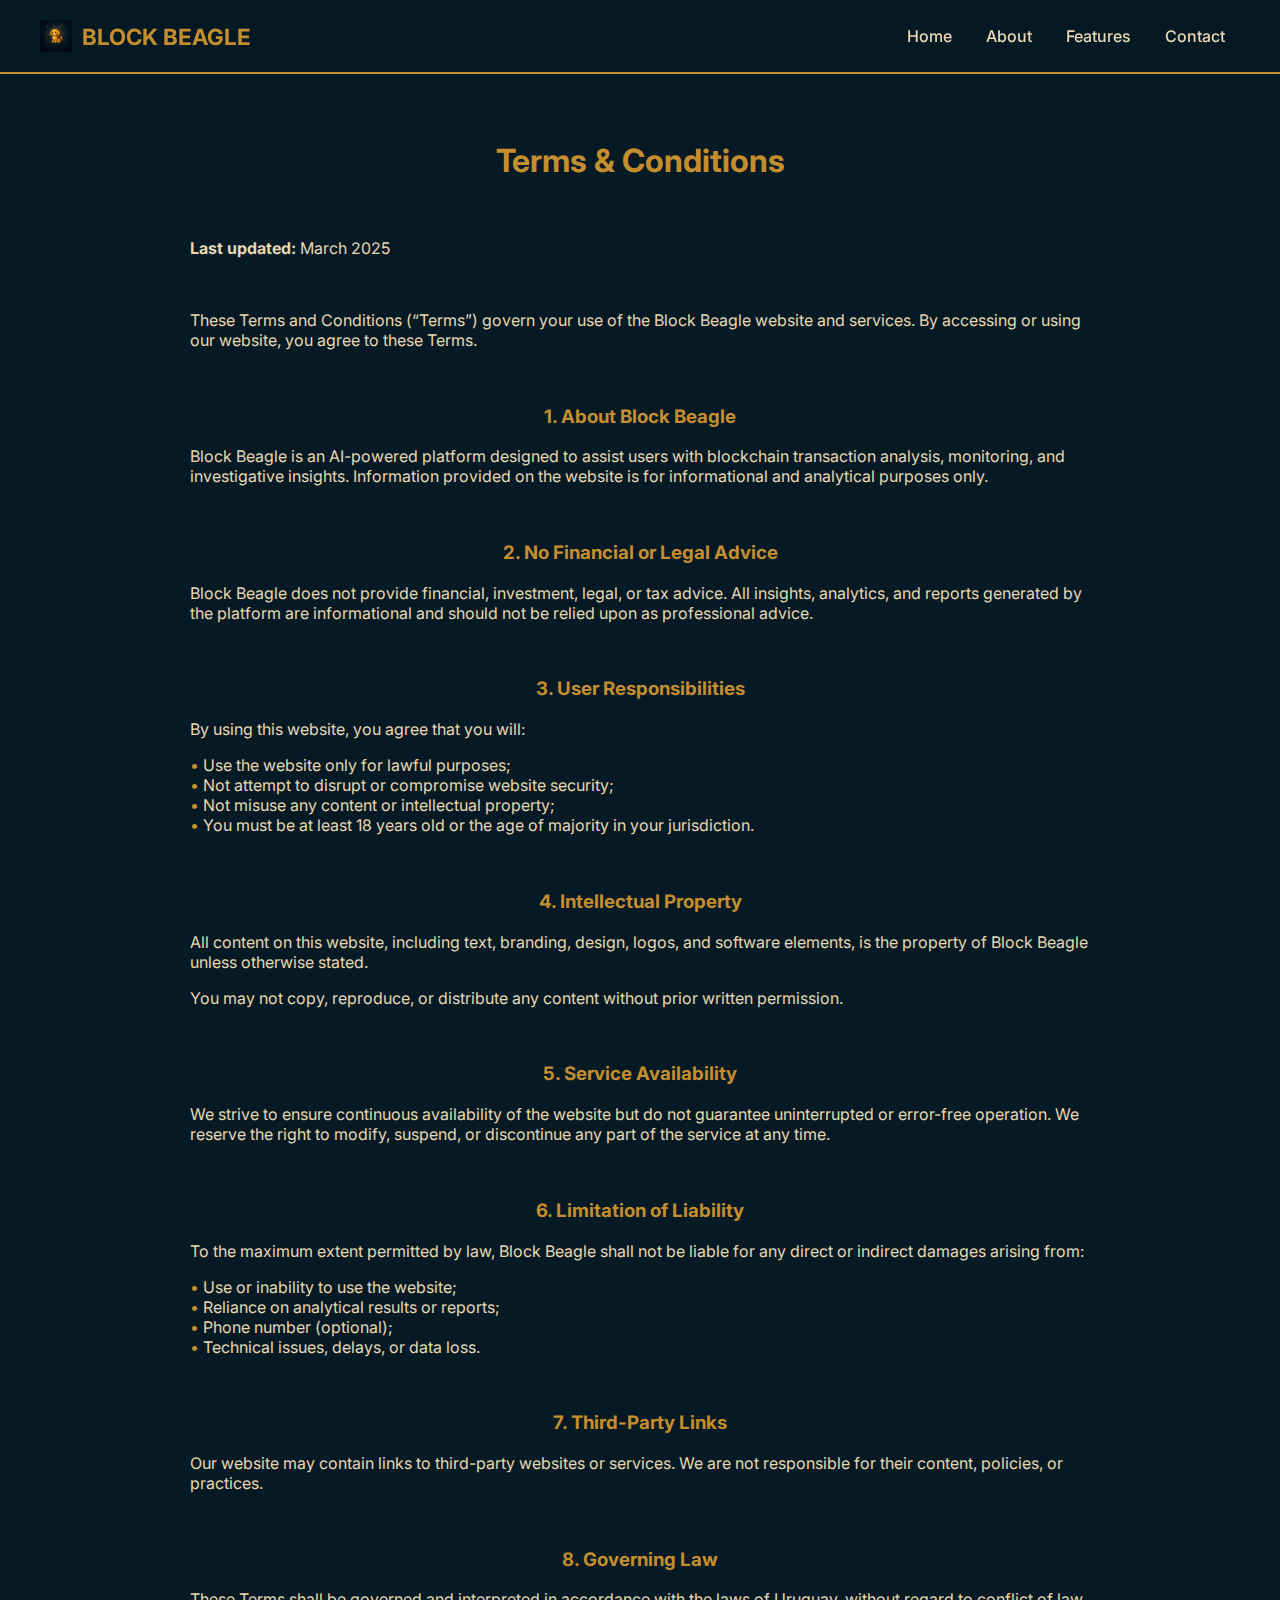
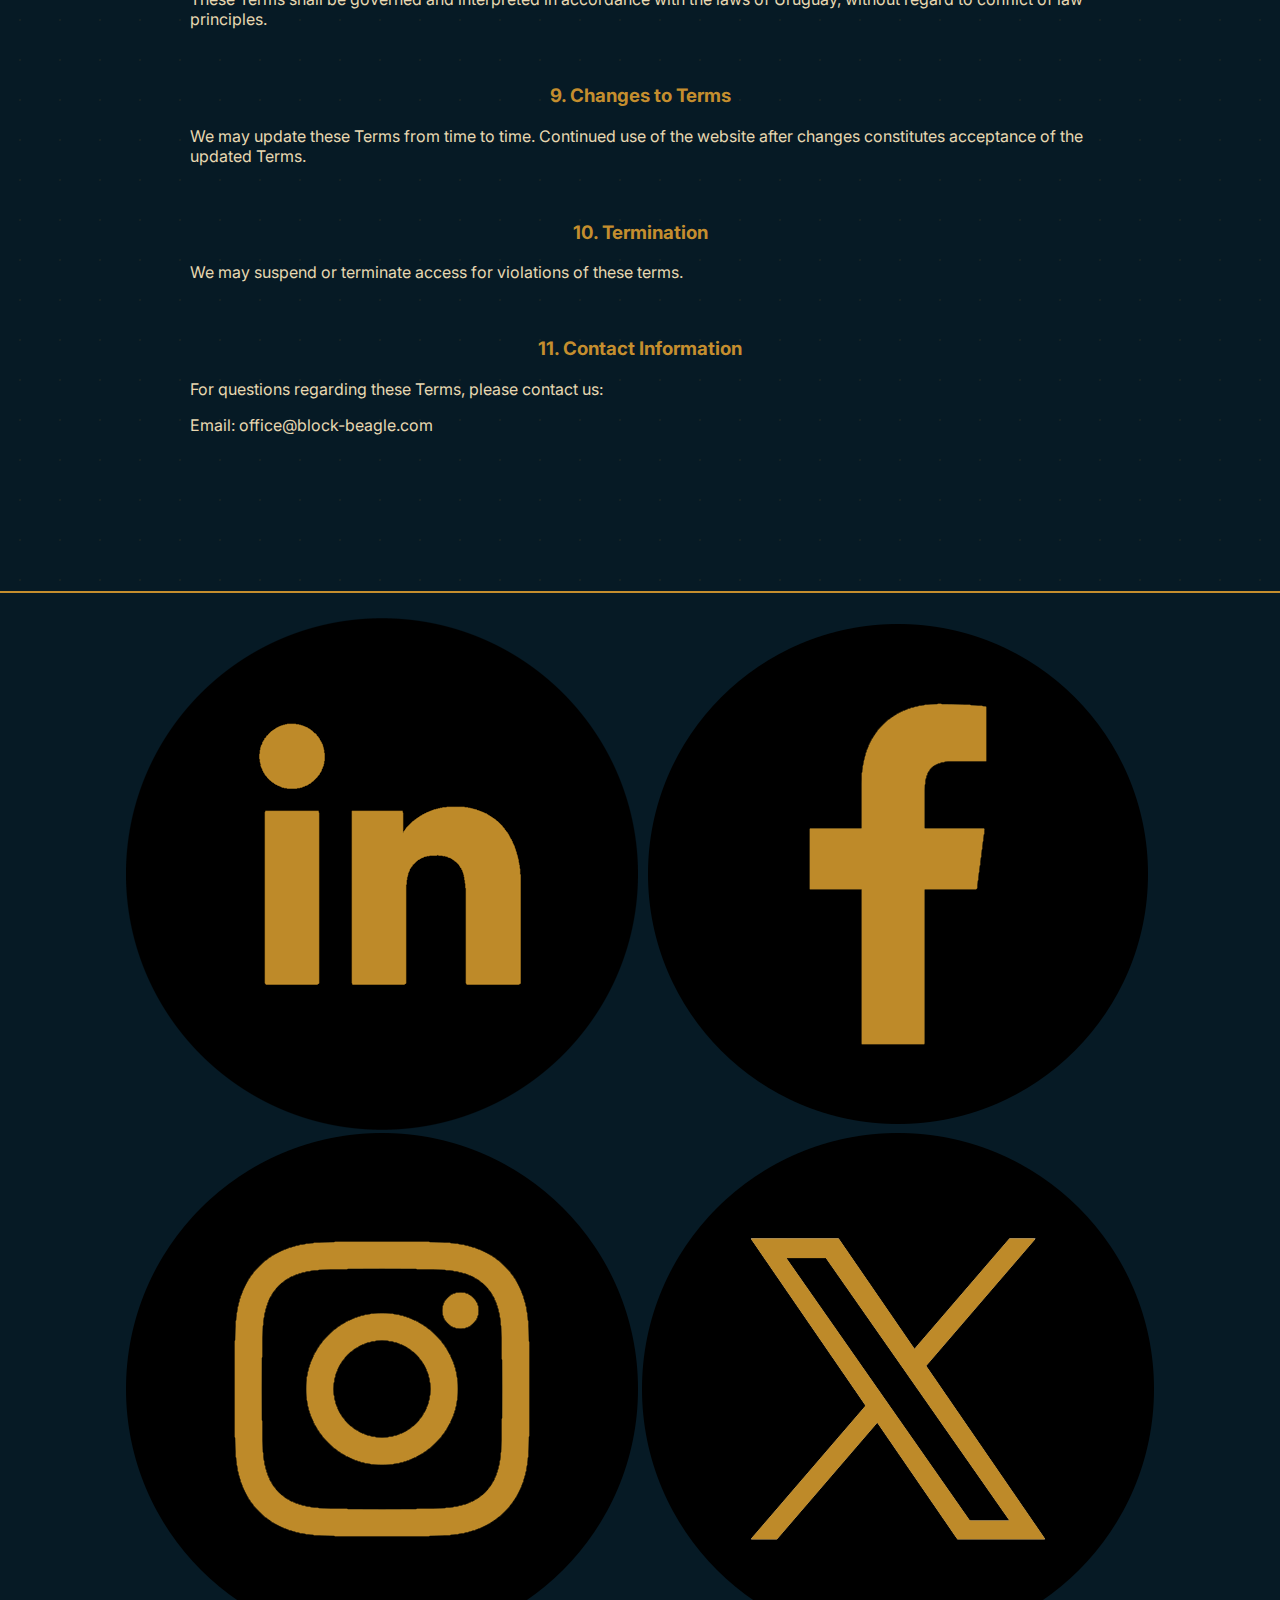
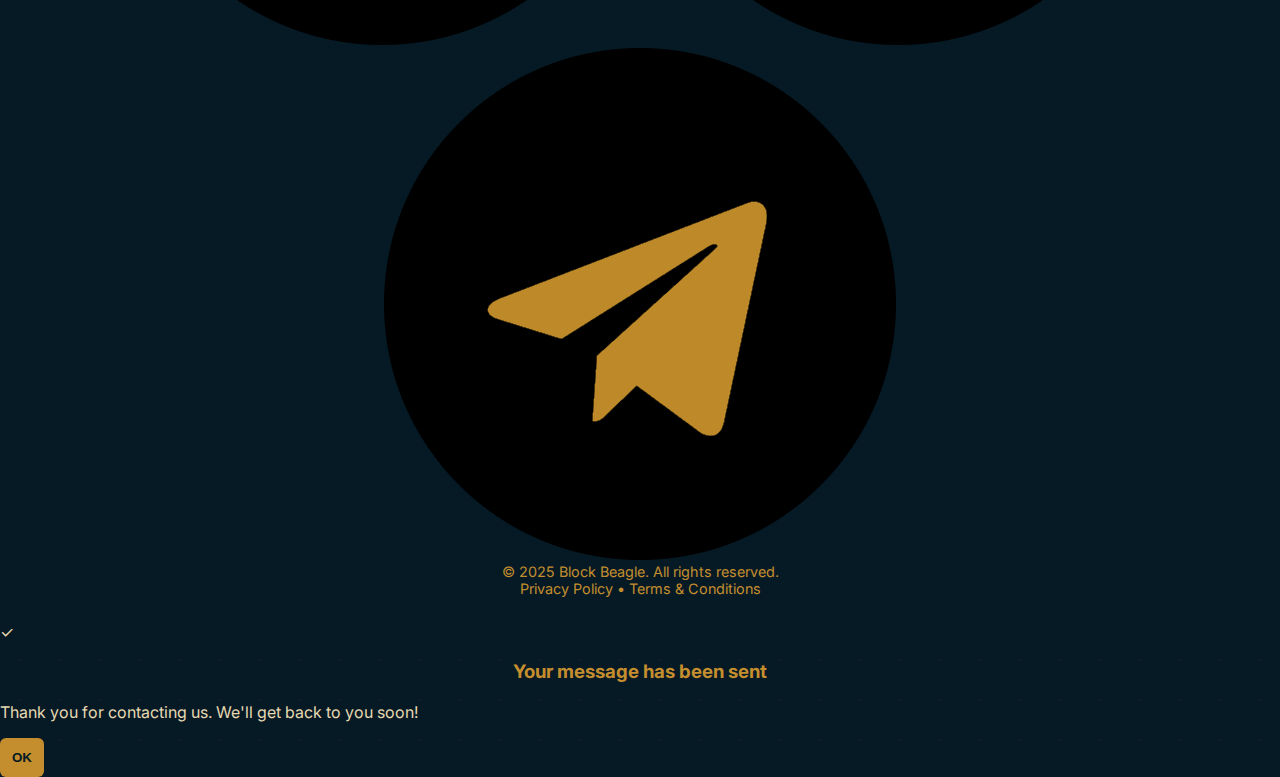
<file: terms-and-conditions.html>
<!DOCTYPE html>
<html lang="en">

<!-- =========================================================
     HEAD / META / ASSETS
========================================================= -->  
<head>
  <meta charset="UTF-8" />
  <meta name="viewport" content="width=device-width, initial-scale=1.0" />
  <title>Block Beagle – Smart AI Wallet</title>
  <link rel="preconnect" href="https://fonts.googleapis.com">
  <link rel="preconnect" href="https://fonts.gstatic.com" crossorigin>
  <link href="https://fonts.googleapis.com/css2?family=Inter:wght@400;500;600;700&display=swap" rel="stylesheet">
  <link rel="icon" type="image/x-icon" href="images/favicon.ico">
  <link rel="shortcut icon" href="images/favicon.ico" type="image/x-icon">
  <link rel="stylesheet" href="style.css">


  <!-- ================= OPEN GRAPH ================= -->   
  <meta property="og:title" content="Block Beagle – Smart AI Wallet" />
  <meta property="og:description" content="AI-powered digital wallet with deep analytics, secure transactions and unified finance management." />
  <meta property="og:image" content="https://www.blockbeagle.page.gd/images/preview.jpg" />
  <meta property="og:image:type" content="image/jpeg" />
  <meta property="og:image:width" content="1200" />
  <meta property="og:image:height" content="630" />
  <meta property="og:url" content="https://www.blockbeagle.page.gd/" />
  <meta property="og:type" content="website" />

  <!-- ================= TWITTER CARDS ================= -->     
  <meta name="twitter:card" content="summary_large_image" />
  <meta name="twitter:title" content="Block Beagle – Smart AI Wallet" />
  <meta name="twitter:description" content="AI-powered digital wallet with deep analytics, secure transactions and unified finance management." />
  <meta name="twitter:image" content="https://www.blockbeagle.page.gd/images/preview.jpg" />

</head>
<body>

<!-- =========================================================
     GLOBAL UI EFFECTS
========================================================= -->     
  <div class="cursor-glow" id="cursorGlow"></div>

<!-- =========================================================
     HEADER / NAVIGATION
========================================================= -->  
  <header id="header">
    <nav>
      <a href="/index#home" class="logo">
        <img src="images/logo.png" alt="Block Beagle Logo" class="logo-img" onerror="this.style.display='none'">
        <span class="logo-text">BLOCK BEAGLE</span>
      </a>
      <button class="hamburger" onclick="toggleMenu()" aria-label="Toggle menu" aria-expanded="false">
        <span class="hamburger-icon">☰</span>
        <span class="close-icon">✖</span>
      </button>
      <div class="nav-links" id="navLinks">
        <a href="/index#home" class="nav-link">Home</a>
        <a href="/index#about" class="nav-link">About</a>
        <a href="/index#project" class="nav-link">Features</a>
        <a href="/index#contact" class="nav-link">Contact</a>
      </div>
    </nav>
  </header>

<!-- ================= CONTENT ================= -->
<section style="padding: 120px 0;">
  <div class="container legal-content" style="max-width: 900px; margin: 0 auto;">
    <h1 class="section-title">Terms & Conditions</h1>
    <br>

    <p><strong>Last updated:</strong> March 2025</p>
    <br>

    <p>
      These Terms and Conditions (“Terms”) govern your use of the Block Beagle website and services. 
      By accessing or using our website, you agree to these Terms.
    </p>
    <br>

    <h3>1. About Block Beagle</h3>
    <p>
      Block Beagle is an AI-powered platform designed to assist users with blockchain transaction analysis, monitoring, and investigative insights.
      Information provided on the website is for informational and analytical purposes only.
    </p>
    <br>

    <h3>2. No Financial or Legal Advice</h3>
    <p>
      Block Beagle does not provide financial, investment, legal, or tax advice.
      All insights, analytics, and reports generated by the platform are informational and should not be relied upon as professional advice.
    </p>
    <br>
    
    <h3>3. User Responsibilities</h3>
    <p>
      By using this website, you agree that you will:
    </p>
    <ul>
      <li>Use the website only for lawful purposes;</li>
      <li>Not attempt to disrupt or compromise website security;</li>
      <li>Not misuse any content or intellectual property;</li>
      <li>You must be at least 18 years old or the age of majority in your jurisdiction.</li>
    </ul>
    <br>

    <h3>4. Intellectual Property</h3>
    <p>
      All content on this website, including text, branding, design, logos, and software elements, is the property of Block Beagle unless otherwise stated.
    </p>
    <p>
      You may not copy, reproduce, or distribute any content without prior written permission.
    </p>
    <br>

    <h3>5. Service Availability</h3>
    <p>
      We strive to ensure continuous availability of the website but do not guarantee uninterrupted or error-free operation.
      We reserve the right to modify, suspend, or discontinue any part of the service at any time.
    </p>
    <br>

    <h3>6. Limitation of Liability</h3>
    <p>
      To the maximum extent permitted by law, Block Beagle shall not be liable for any direct or indirect damages arising from:
    </p>
    <ul>
      <li>Use or inability to use the website;</li>
      <li>Reliance on analytical results or reports;</li>
      <li>Phone number (optional);</li>
      <li>Technical issues, delays, or data loss.</li>
    </ul>
    <br>

    <h3>7. Third-Party Links</h3>
    <p>
      Our website may contain links to third-party websites or services. 
      We are not responsible for their content, policies, or practices.
    </p>
    <br>

    <h3>8. Governing Law</h3>
    <p>
      These Terms shall be governed and interpreted in accordance with the laws of Uruguay, without regard to conflict of law principles.
    </p>
    <br>

    <h3>9. Changes to Terms</h3>
    <p>
      We may update these Terms from time to time. 
      Continued use of the website after changes constitutes acceptance of the updated Terms.
    </p>
    <br>

    <h3>10. Termination</h3>
    <p>
      We may suspend or terminate access for violations of these terms.
    </p>
    <br>

    <h3>11. Contact Information</h3>
    <p>
      For questions regarding these Terms, please contact us:
    </p>
    <p>Email: office@block-beagle.com</p>
    <br>

  </div>
</section>

<!-- =========================================================
     FOOTER
========================================================= -->  
<footer>

  <!-- ================= SOCIAL LINKS ================= -->     
  <div class="footer-socials">
    <a href="https://www.linkedin.com/company/block-beagle/" target="_blank" rel="noopener noreferrer">
      <img src="images/footer/linkedin.png" alt="LinkedIn">
    </a>

    <a href="https://www.facebook.com/#" target="_blank" rel="noopener noreferrer">
      <img src="images/footer/facebook.png" alt="Facebook">
    </a>

    <a href="https://www.instagram.com/#" target="_blank" rel="noopener noreferrer">
      <img src="images/footer/instagram.png" alt="Instagram">
    </a>

    <a href="https://x.com/BlockBeagle" target="_blank" rel="noopener noreferrer">
      <img src="images/footer/twitter.png" alt="Twitter">
    </a>

    <a href="https://t.me/BlockBeagle" target="_blank" rel="noopener noreferrer">
      <img src="images/footer/telegram2.png" alt="Telegram">
    </a>
  </div>
     
  <!-- ================= COPYRIGHT ================= -->
  <div class="footer-copyright">
    © 2025 Block Beagle. All rights reserved.
  </div>
     
  <!-- ================= LEGAL LINKS ================= -->
  <div class="footer-legal">
    <a href="/privacy-policy">Privacy Policy</a>
    <span class="footer-separator">•</span>
    <a href="/terms-and-conditions">Terms & Conditions</a>
  </div>

</footer>

<!-- =========================================================
     FLOATING / OVERLAY UI
========================================================= -->
  <button class="back-to-top" id="backToTop" aria-label="Back to top">↑</button>

<!-- ================= SUCCESS POPUP ================= -->     
  <div class="success-popup" id="successPopup">
    <div class="success-popup-content">
      <div class="success-icon">✓</div>
      <h3>Your message has been sent</h3>
      <p>Thank you for contacting us. We'll get back to you soon!</p>
      <button class="success-close-btn" id="closeSuccessPopup">OK</button>
    </div>
  </div>

<!-- =========================================================
     SCRIPTS
========================================================= -->
  <script src="script.js"></script>
</body>
</html>
</file>
<file: style.css>
/* ---------- GLOBAL STYLES ---------- */
body {
  margin: 0;
  font-family: 'Inter', sans-serif;
  background-color: #061a25;
  color: #e7d8b1;
  scroll-behavior: smooth;
  background-image: radial-gradient(rgba(190, 138, 41, 0.07) 1px, transparent 1px);
  background-size: 40px 40px;
}

h1, h2, h3 {
  color: #c48e2e;
  text-align: center;
}

a {
  color: #c48e2e;
  text-decoration: none;
  transition: color 0.3s ease;
}

a:hover {
  color: #e7d8b1;
}

section {
  padding: 80px 20px;
  max-width: 1000px;
  margin: 0 auto;
}

/* ---------- HEADER ---------- */
header {
  background-color: rgba(6, 26, 37, 0.9);
  border-bottom: 2px solid #c48e2e;
  position: fixed;
  width: 100%;
  top: 0;
  z-index: 100;
  backdrop-filter: blur(5px);
}

nav {
  display: flex;
  justify-content: space-between;
  align-items: center;
  padding: 20px 40px;
}

.logo {
  display: flex;
  align-items: center;
  font-weight: 700;
  font-size: 1.4rem;
  color: #c48e2e;
}

.logo-img {
  height: 32px;
  margin-right: 10px;
}

.nav-links a {
  margin: 0 15px;
  color: #e7d8b1;
  font-weight: 500;
}

.nav-links a:hover {
  color: #c48e2e;
}

/* ---------- HERO SECTION ---------- */
#home {
  text-align: center;
  padding-top: 140px;
  animation: fadeIn 1.5s ease-in;
}

#home h1 {
  font-size: 2.4rem;
}

#home p {
  font-size: 1.2rem;
  margin-top: 20px;
}

/* ---------- ABOUT & PROJECT ---------- */
#about p, #project p, #project ul {
  line-height: 1.6;
}

ul {
  list-style: none;
  padding: 0;
}

li::before {
  content: "• ";
  color: #c48e2e;
}

/* ---------- CONTACT ---------- */
form {
  display: flex;
  flex-direction: column;
  gap: 15px;
  max-width: 500px;
  margin: 20px auto;
}

input, textarea {
  padding: 10px;
  border-radius: 5px;
  border: 1px solid #c48e2e;
  background-color: #061a25;
  color: #e7d8b1;
  font-size: 1rem;
  transition: border-color 0.3s ease, box-shadow 0.3s ease;
}

input:focus, textarea:focus {
  outline: none;
  border-color: #e7d8b1;
  box-shadow: 0 0 10px rgba(196, 142, 46, 0.4);
}

button {
  background-color: #c48e2e;
  color: #061a25;
  font-weight: bold;
  border: none;
  padding: 12px;
  border-radius: 6px;
  cursor: pointer;
  transition: background-color 0.3s ease, transform 0.2s ease;
}

button:hover {
  background-color: #e7d8b1;
  transform: translateY(-2px);
}

/* ---------- FOOTER ---------- */
footer {
  background-color: #061a25;
  border-top: 2px solid #c48e2e;
  text-align: center;
  padding: 25px;
  font-size: 0.9rem;
  color: #c48e2e;
}

/* ---------- ANIMATIONS ---------- */
@keyframes fadeIn {
  from { opacity: 0; transform: translateY(20px); }
  to { opacity: 1; transform: translateY(0); }
}

/* ---------- RESPONSIVE ---------- */
@media (max-width: 768px) {
  nav {
    flex-direction: column;
  }
  .nav-links {
    margin-top: 10px;
  }
  #home h1 {
    font-size: 1.8rem;
  }
}
/* ---------- LOGO EFFECTS ---------- */
.logo-img.flipped {
  transform: scaleX(-1);
  transition: transform 0.3s ease;
}

.logo a {
  display: flex;
  align-items: center;
  color: #c48e2e;
  text-decoration: none;
}

.logo a:hover .logo-img {
  transform: scaleX(-1.1);
}

.logo a:hover span {
  color: #e7d8b1;
}
.label {
  color: #BE8A29;
  font-weight: 600;
}

.value {
  color: #E9CD96;
}
.contact-row {
  display: flex;
  align-items: center;
  gap: 10px;
  margin: 8px 0;
}

.contact-row img.icon {
  width: 20px;
  height: 20px;
  object-fit: contain;
}

/* ------ MOBILE MENU ------ */
.hamburger {
  display: none;
  font-size: 28px;
  color: #c48e2e;
  cursor: pointer;
}

/* Mobile behavior */
@media (max-width: 768px) {

  .hamburger {
    display: block;
  }

  .nav-links {
    display: none;
    flex-direction: column;
    background-color: rgba(6, 26, 37, 0.95);
    border-bottom: 2px solid #c48e2e;
    width: 100%;
    padding: 20px;
  }

  .nav-links.open {
    display: flex;
  }

  nav {
    flex-direction: row;
    justify-content: space-between;
    align-items: center;
    padding: 20px;
  }

  .nav-links a {
    margin: 10px 0;
    font-size: 1.2rem;
    text-align: left;
  }
}

/* -------------------- MOBILE MENU IMPROVED -------------------- */

.hamburger {
  display: none;
  font-size: 28px;
  color: #c48e2e;
  cursor: pointer;
  position: relative;
}

.hamburger .close-icon {
  display: none;
}

.hamburger.open .hamburger-icon {
  display: none;
}

.hamburger.open .close-icon {
  display: inline;
}

/* Fix header mobile logic */
@media (max-width: 768px) {

  /* Спрятать логотип в мобильном открытом меню */
  nav.open .logo {
    display: none;
  }

  .hamburger {
    display: block;
    z-index: 200;
  }

  nav {
    flex-direction: row;
    justify-content: space-between;
    padding: 20px;
  }

  .nav-links {
    position: absolute;
    top: 70px;
    left: 0;
    width: 100%;
    background-color: rgba(6, 26, 37, 0.95);
    border-bottom: 2px solid #c48e2e;
    display: none;
    flex-direction: column;
    padding: 20px;
  }

  .nav-links.open {
    display: flex;
  }

  .nav-links a {
    margin: 12px 0;
    font-size: 1.2rem;
  }
}

#backToTop:hover {
  background-color: #e7d8b1;
}

/* ------ BACK TO TOP ------ */
.back-to-top {
  position: fixed;
  right: 16px;
  bottom: 16px;
  width: 44px;
  height: 44px;
  border-radius: 50%;
  border: 2px solid #c48e2e;
  background: rgba(6, 26, 37, 0.9);
  color: #c48e2e;
  font-size: 20px;
  line-height: 40px;
  text-align: center;
  cursor: pointer;
  z-index: 1000;
  opacity: 0;
  pointer-events: none;
  transition: opacity .25s ease, transform .25s ease;
}
.back-to-top.show {
  opacity: 1;
  pointer-events: auto;
  transform: translateY(0);
}
.back-to-top:active { transform: scale(0.95); }

/* немного крупнее на мобильных */
@media (max-width: 768px) {
  .back-to-top { right: 12px; bottom: 12px; width: 48px; height: 48px; line-height: 44px; }
}
</file>
